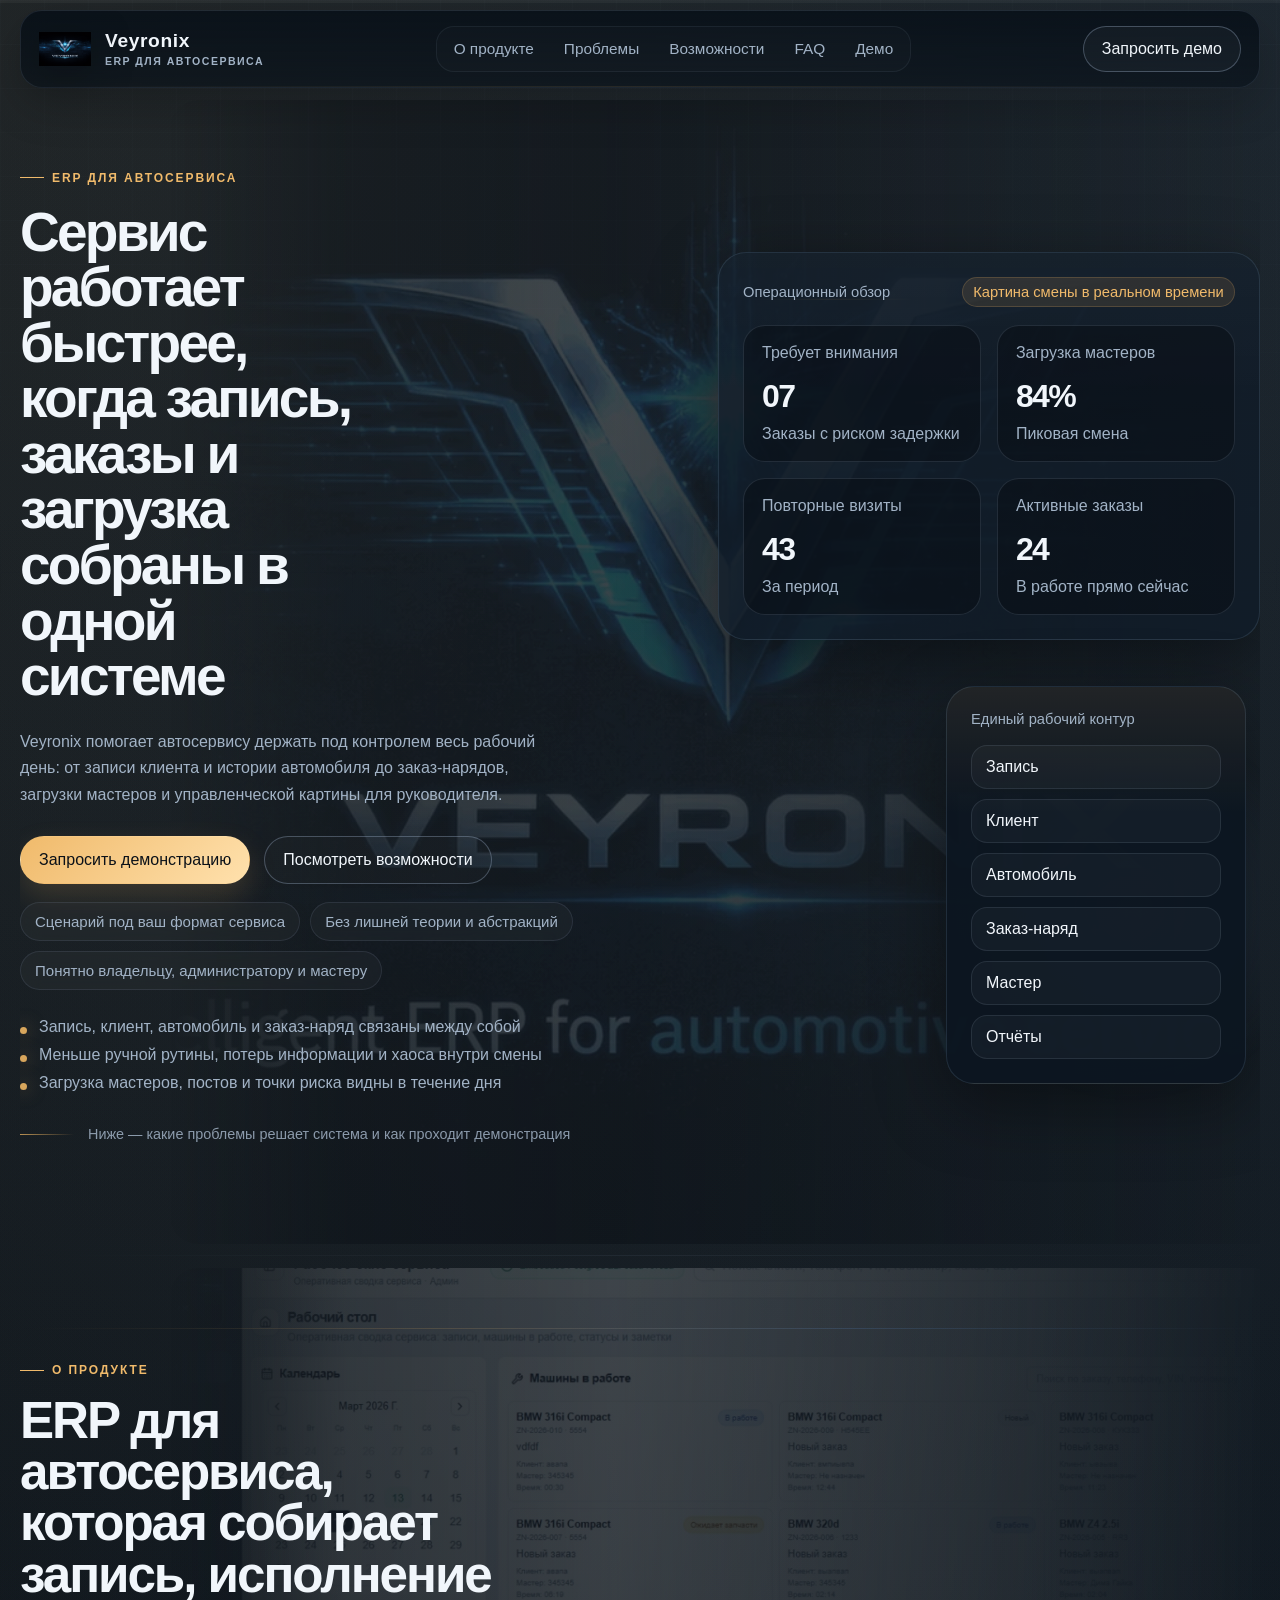
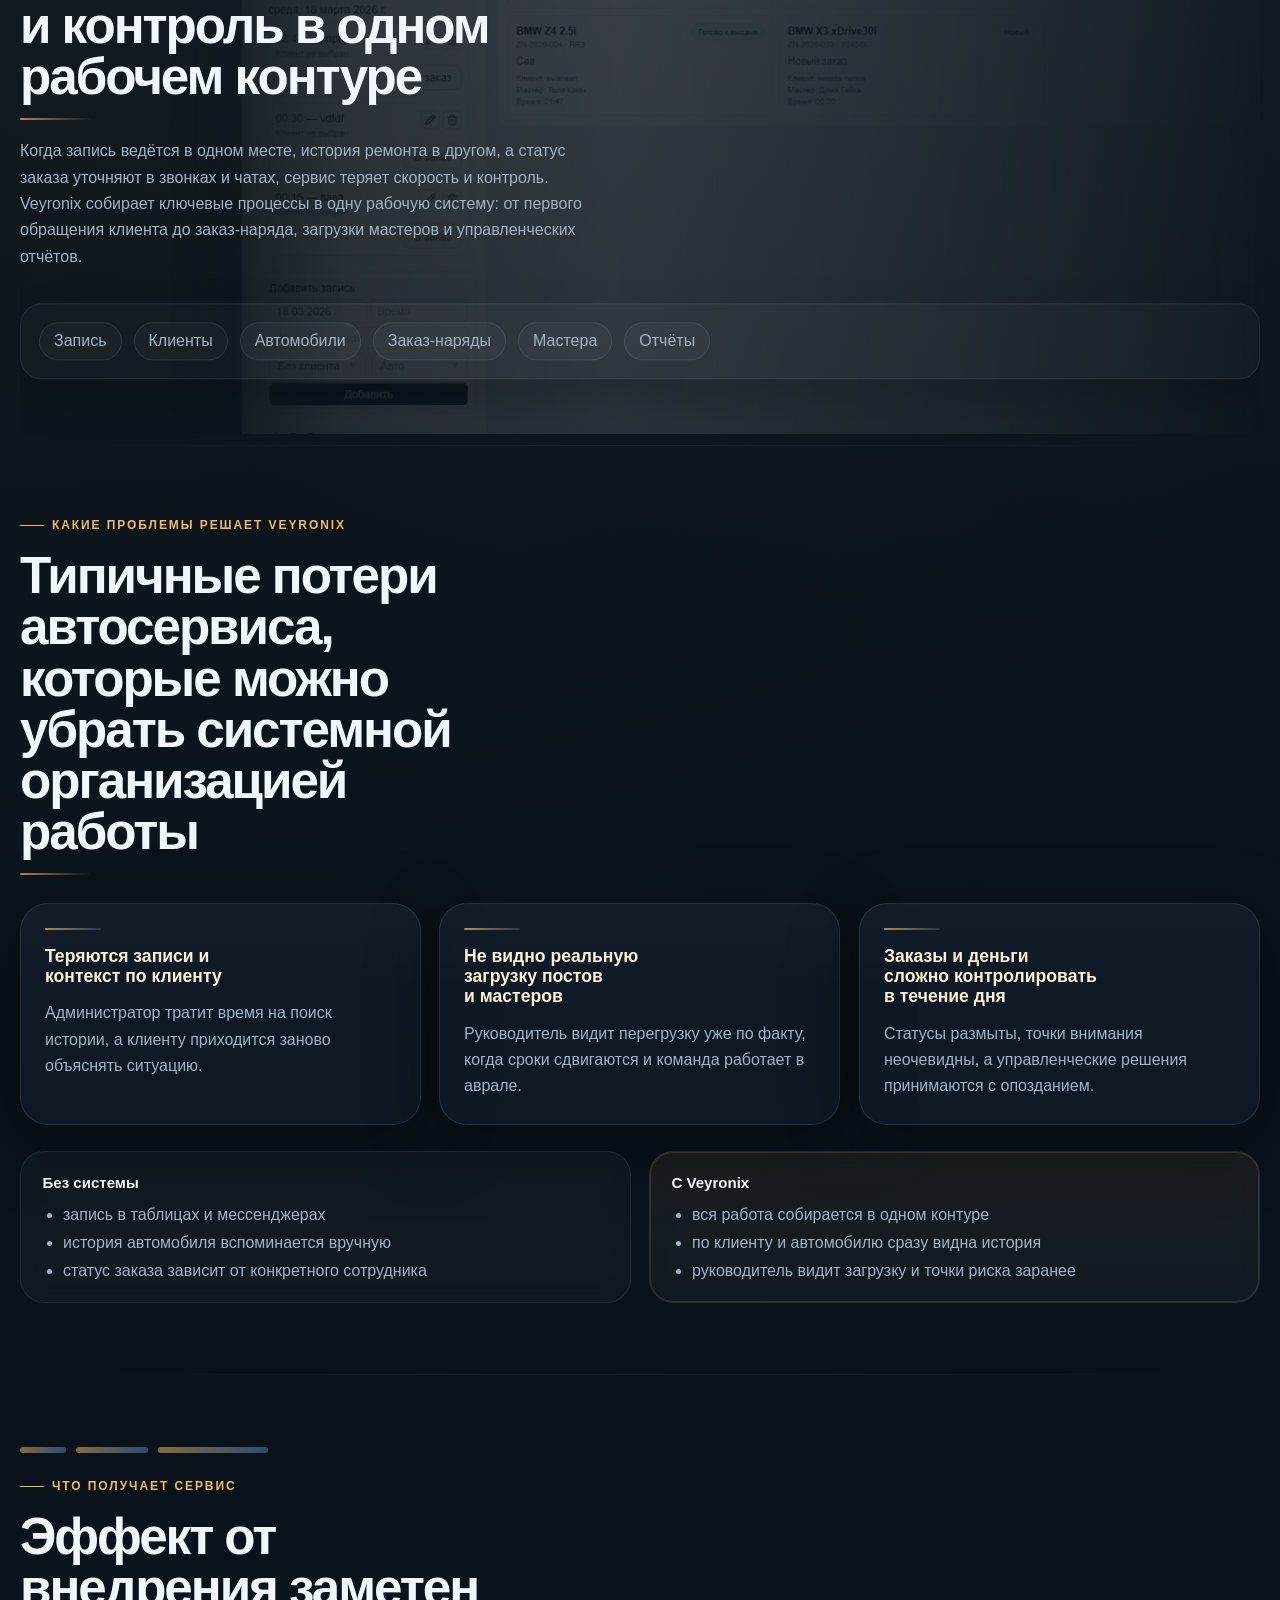
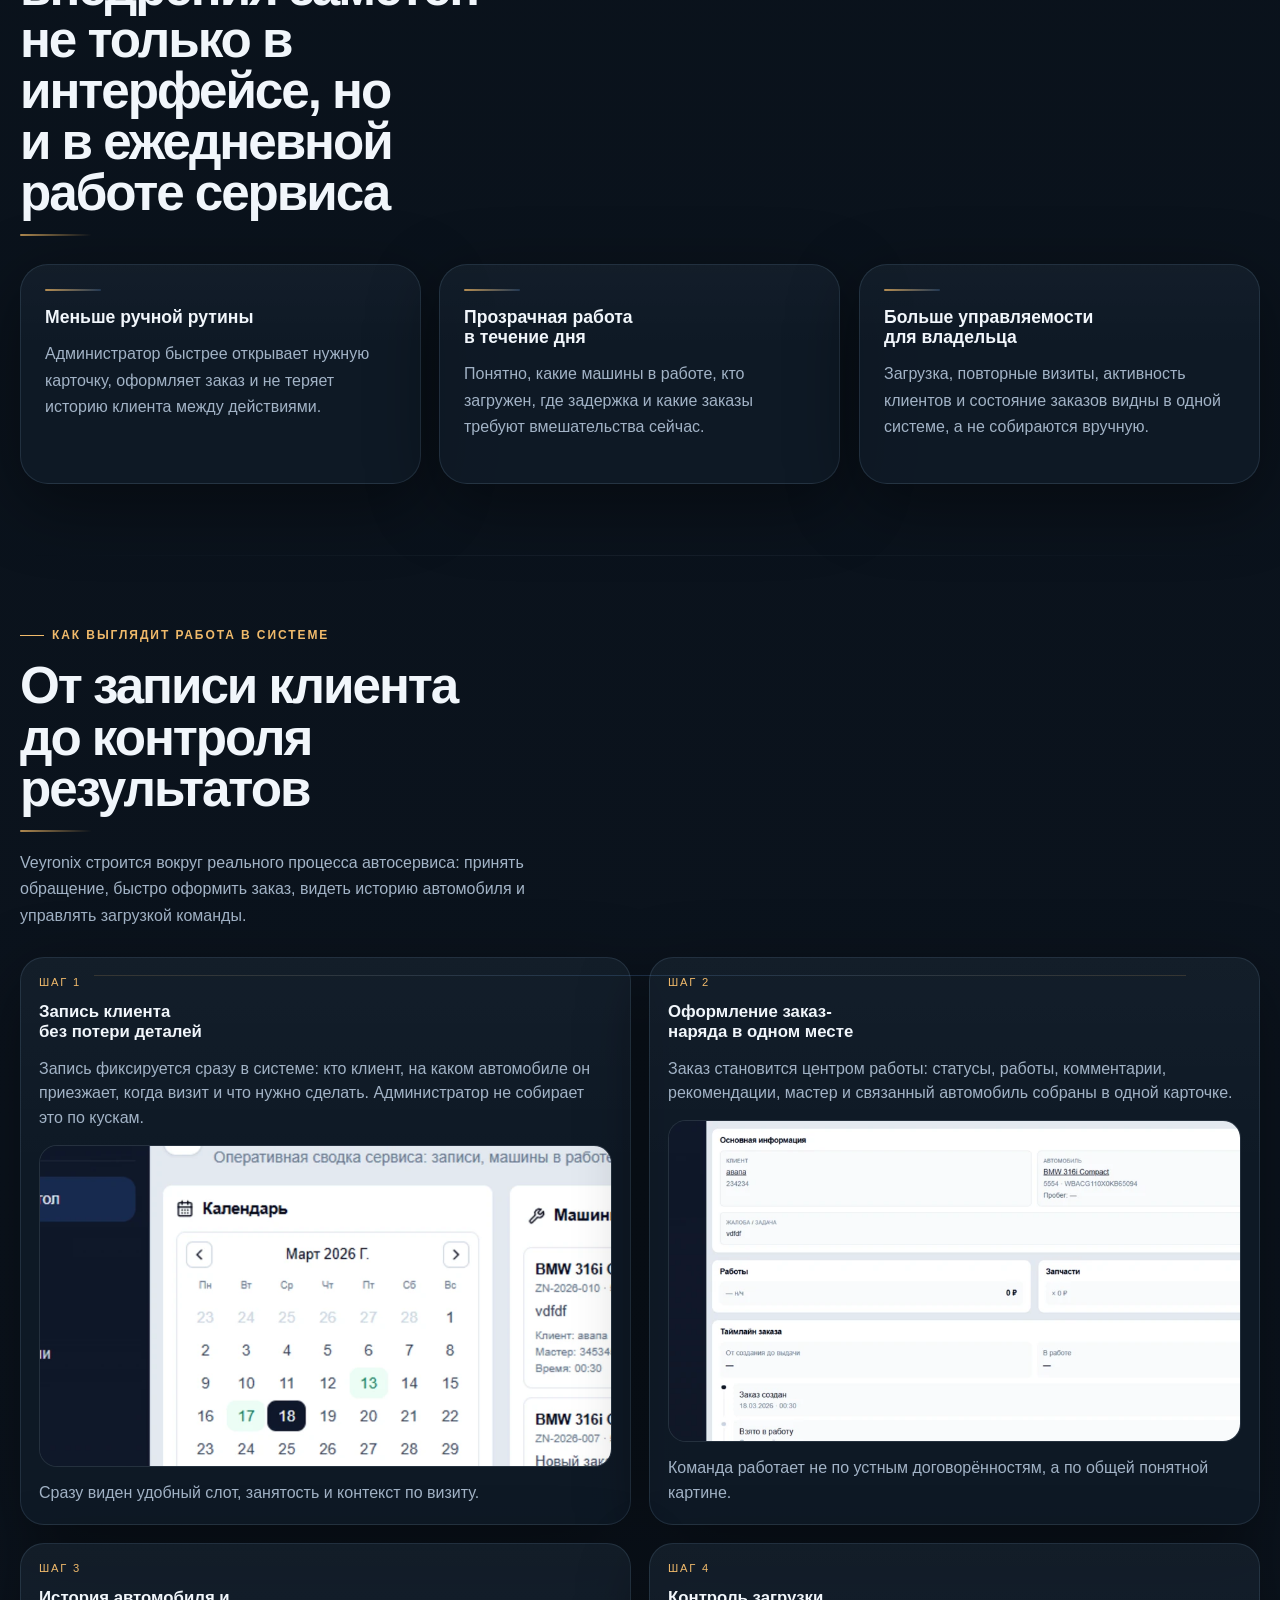
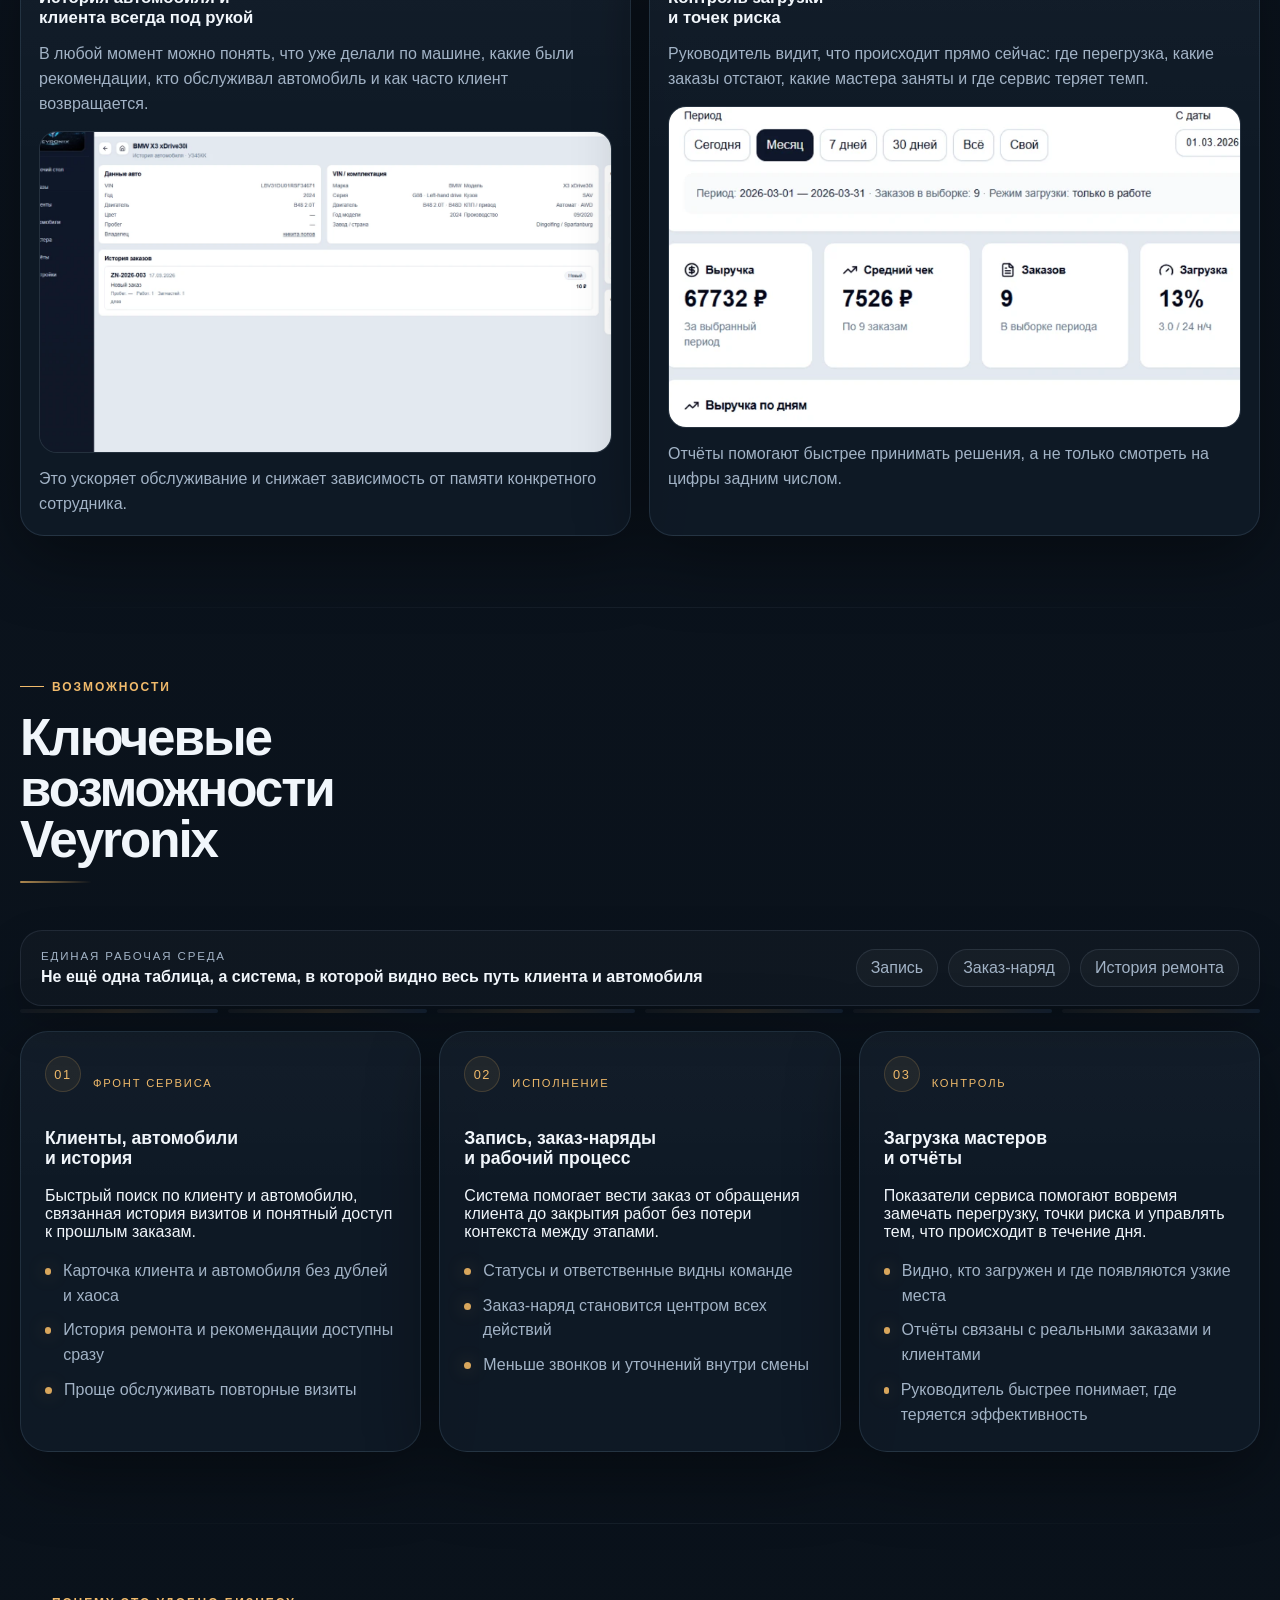
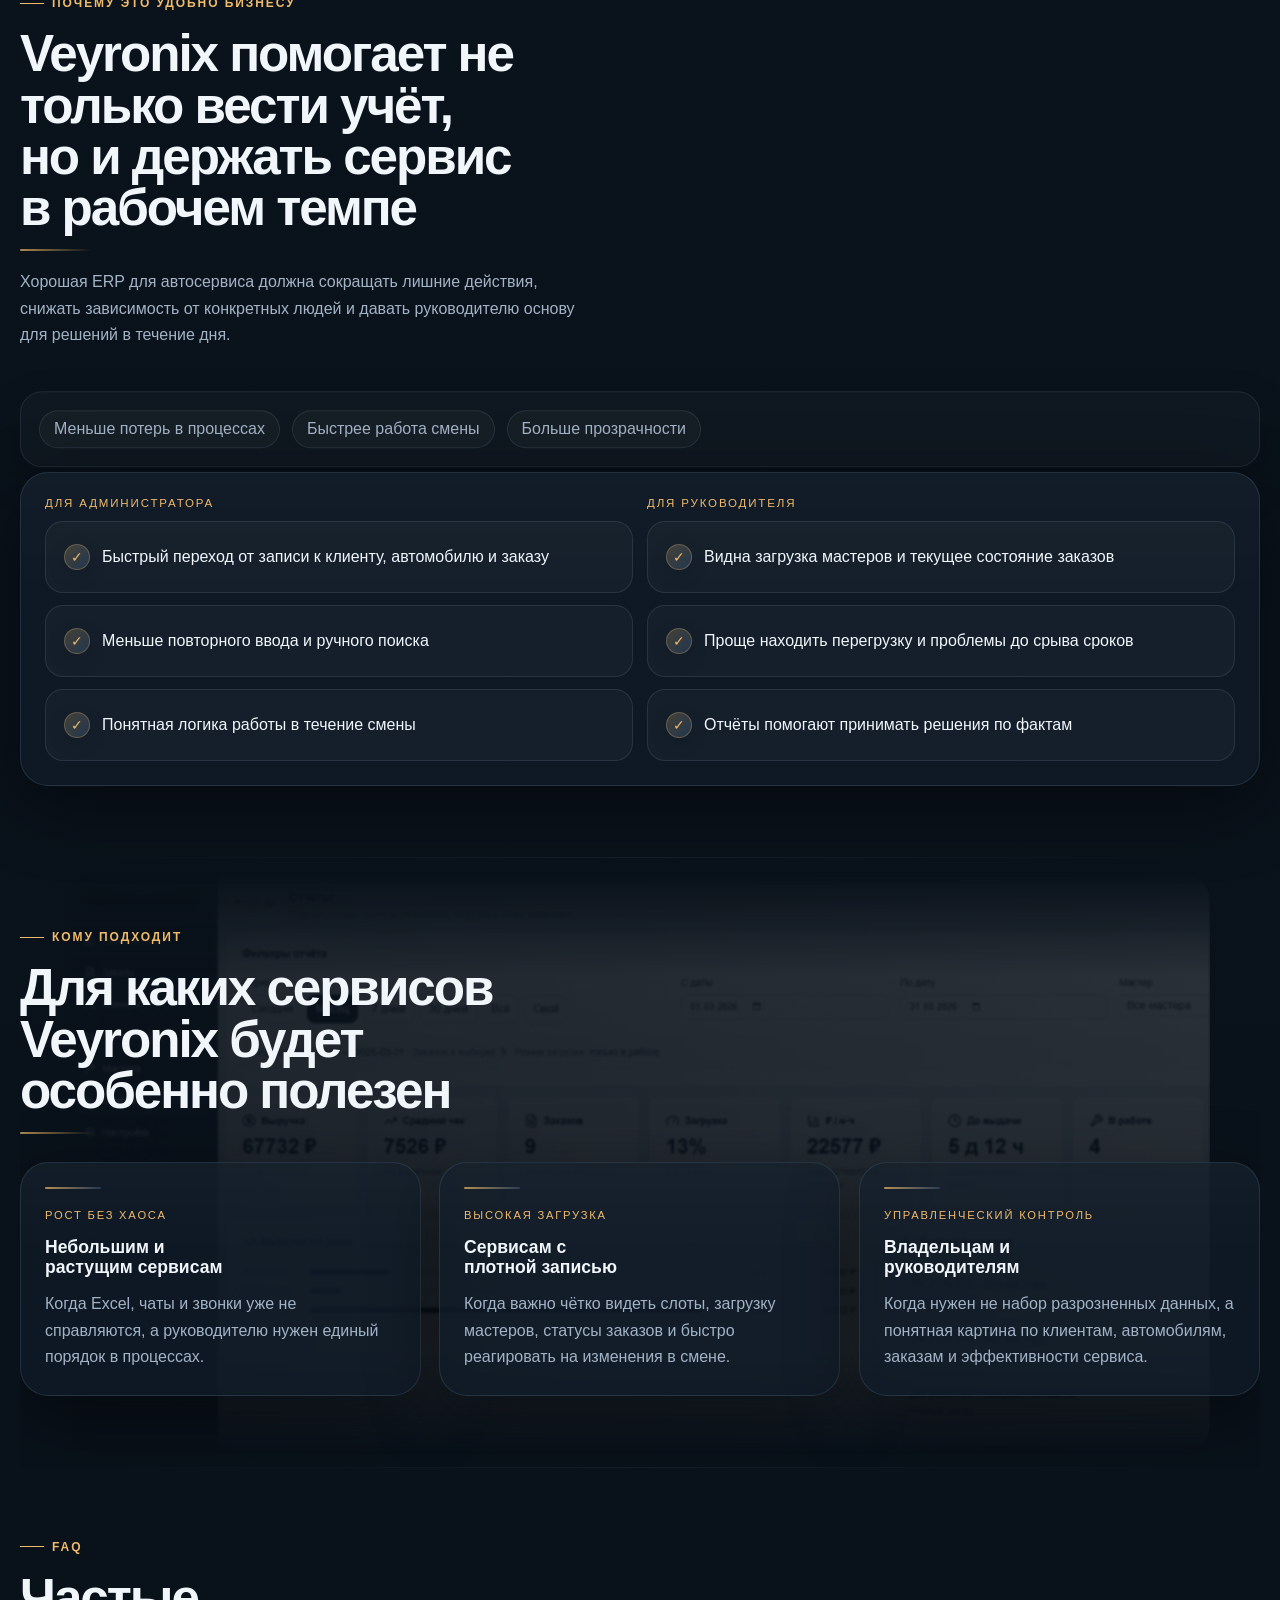
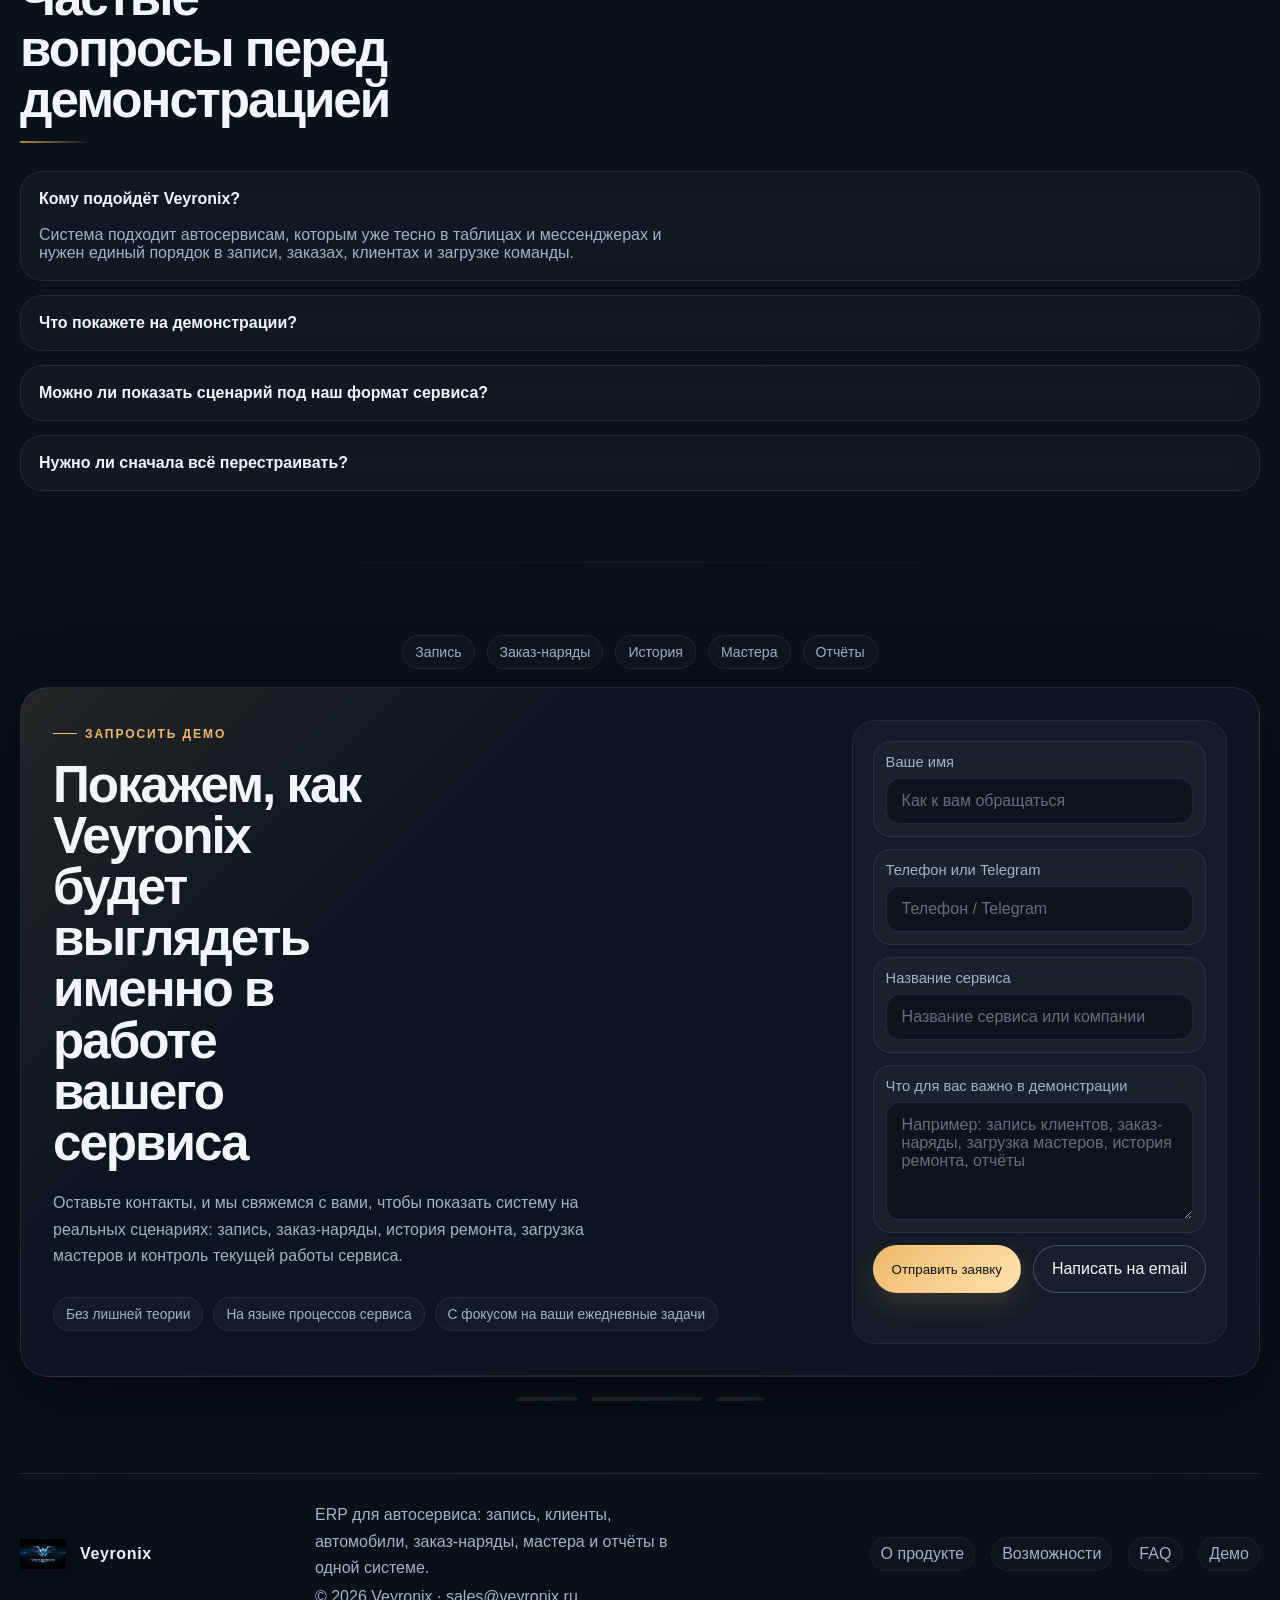
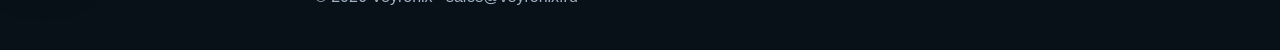
<file: index.html>
<!doctype html>
<html lang="ru">
  <head>
    <meta charset="UTF-8" />
    <meta name="viewport" content="width=device-width, initial-scale=1.0" />
    <title>Veyronix | ERP для автосервиса</title>
    <meta
      name="description"
      content="Veyronix — ERP для автосервиса: запись, клиенты, автомобили, заказ-наряды, загрузка мастеров и отчёты в одной системе."
    />
    <meta name="theme-color" content="#081018" />
    <meta property="og:type" content="website" />
    <meta property="og:title" content="Veyronix | ERP для автосервиса" />
    <meta
      property="og:description"
      content="Меньше хаоса в записи и заказах, больше контроля над загрузкой сервиса и управленческой картиной в одной системе."
    />
    <meta property="og:image" content="./assets/social/og-cover-1200x630.png" />
    <meta property="og:locale" content="ru_RU" />
    <meta name="twitter:card" content="summary_large_image" />
    <meta name="twitter:title" content="Veyronix | ERP для автосервиса" />
    <meta
      name="twitter:description"
      content="ERP для автосервиса: запись, заказ-наряды, история ремонта, загрузка мастеров и отчёты — в одной системе."
    />
    <meta name="twitter:image" content="./assets/social/og-cover-1200x630.png" />
    <link rel="icon" href="./assets/brand/icon.ico" />
    <link rel="apple-touch-icon" href="./assets/icons/apple-touch-icon.png" />
    <link rel="preload" as="image" href="./assets/brand/veyronix-banner-hero-animated.webp" type="image/webp" />
    <link rel="stylesheet" href="./styles.css" />
  </head>
  <body>
    <a class="skip-link" href="#hero">Перейти к содержимому</a>
    <div class="page-shell">
      <div class="scroll-progress" aria-hidden="true">
        <div class="scroll-progress-bar" id="scroll-progress-bar"></div>
      </div>

      <header class="topbar">
        <a class="brand" href="#hero" aria-label="Veyronix">
          <img src="./assets/brand/logo-mark-256.png" alt="Veyronix" class="brand-mark" width="58" height="58" decoding="async" />
          <span class="brand-copy">
            <span class="brand-word">Veyronix</span>
            <span class="brand-subtitle">ERP для автосервиса</span>
          </span>
        </a>
        <button
          class="mobile-nav-toggle"
          id="mobile-nav-toggle"
          type="button"
          aria-expanded="false"
          aria-controls="topnav"
          aria-label="Открыть меню"
        >
          <span></span>
          <span></span>
          <span></span>
        </button>
        <nav class="topnav" id="topnav" aria-label="Навигация">
          <a href="#value">О продукте</a>
          <a href="#problems">Проблемы</a>
          <a href="#features">Возможности</a>
          <a href="#faq">FAQ</a>
          <a href="#contact">Демо</a>
        </nav>
        <a class="button button-ghost" href="#contact">Запросить демо</a>
      </header>

      <main>
        <section class="hero section section-reveal" id="hero" data-section>
          <div class="parallax-orb parallax-orb-left" data-parallax data-parallax-speed="0.12"></div>
          <div class="parallax-orb parallax-orb-right" data-parallax data-parallax-speed="-0.08"></div>
          <div class="scroll-signal scroll-signal-hero" data-parallax data-parallax-speed="-0.04" aria-hidden="true"></div>
          <div class="hero-grid-glow" aria-hidden="true"></div>
          <div class="section-product-backdrop hero-product-backdrop" aria-hidden="true">
            <img
              src="./assets/brand/veyronix-banner-hero-animated.webp"
              alt=""
              class="section-product-image"
              width="2048"
              height="1152"
              fetchpriority="high"
            />
          </div>

          <div class="hero-copy">
            <div class="eyebrow" data-parallax data-parallax-speed="0.05">ERP для автосервиса</div>
            <h1 data-parallax data-parallax-speed="0.09">Сервис работает быстрее, когда запись, заказы и загрузка собраны в одной системе</h1>
            <p class="hero-lead">
              Veyronix помогает автосервису держать под контролем весь рабочий день:
              от записи клиента и истории автомобиля до заказ-нарядов, загрузки мастеров
              и управленческой картины для руководителя.
            </p>
            <div class="cta-row" data-parallax data-parallax-speed="0.04">
              <a class="button button-primary" href="#contact">Запросить демонстрацию</a>
              <a class="button button-secondary" href="#features">Посмотреть возможности</a>
            </div>
            <div class="micro-proof">
              <span>Сценарий под ваш формат сервиса</span>
              <span>Без лишней теории и абстракций</span>
              <span>Понятно владельцу, администратору и мастеру</span>
            </div>
            <ul class="hero-points">
              <li>Запись, клиент, автомобиль и заказ-наряд связаны между собой</li>
              <li>Меньше ручной рутины, потерь информации и хаоса внутри смены</li>
              <li>Загрузка мастеров, постов и точки риска видны в течение дня</li>
            </ul>
            <div class="hero-scroll-hint">
              <span class="hero-scroll-line"></span>
              <span>Ниже — какие проблемы решает система и как проходит демонстрация</span>
            </div>
          </div>

          <div class="hero-visual">
            <div class="hero-card hero-card-main" data-parallax data-parallax-speed="-0.1">
              <div class="hero-card-head">
                <span>Операционный обзор</span>
                <span class="status-pill">Картина смены в реальном времени</span>
              </div>
              <div class="metric-grid">
                <article class="metric-card">
                  <span class="metric-label">Требует внимания</span>
                  <strong>07</strong>
                  <span class="metric-note">Заказы с риском задержки</span>
                </article>
                <article class="metric-card">
                  <span class="metric-label">Загрузка мастеров</span>
                  <strong>84%</strong>
                  <span class="metric-note">Пиковая смена</span>
                </article>
                <article class="metric-card">
                  <span class="metric-label">Повторные визиты</span>
                  <strong>43</strong>
                  <span class="metric-note">За период</span>
                </article>
                <article class="metric-card">
                  <span class="metric-label">Активные заказы</span>
                  <strong>24</strong>
                  <span class="metric-note">В работе прямо сейчас</span>
                </article>
              </div>
            </div>
            <div class="hero-card hero-card-side" data-parallax data-parallax-speed="-0.16">
              <span class="mini-title">Единый рабочий контур</span>
              <div class="link-stack">
                <span>Запись</span>
                <span>Клиент</span>
                <span>Автомобиль</span>
                <span>Заказ-наряд</span>
                <span>Мастер</span>
                <span>Отчёты</span>
              </div>
            </div>
          </div>
        </section>

        <section class="section value section-reveal" id="value" data-section>
          <div class="section-product-backdrop" aria-hidden="true">
            <img src="./assets/features/workspace-hero.webp" alt="" class="section-product-image" width="1400" height="817" loading="lazy" />
          </div>
          <div class="section-divider" aria-hidden="true"></div>
          <div class="section-heading">
            <div class="eyebrow">О продукте</div>
            <h2>ERP для автосервиса, которая собирает запись, исполнение и контроль в одном рабочем контуре</h2>
            <p>
              Когда запись ведётся в одном месте, история ремонта в другом, а статус
              заказа уточняют в звонках и чатах, сервис теряет скорость и контроль.
              Veyronix собирает ключевые процессы в одну рабочую систему: от первого
              обращения клиента до заказ-наряда, загрузки мастеров и управленческих отчётов.
            </p>
          </div>
          <div class="value-strip" data-parallax data-parallax-speed="0.03">
            <span>Запись</span>
            <span>Клиенты</span>
            <span>Автомобили</span>
            <span>Заказ-наряды</span>
            <span>Мастера</span>
            <span>Отчёты</span>
          </div>
        </section>

        <section class="section section-reveal" id="problems" data-section>
          <div class="section-heading">
            <div class="eyebrow">Какие проблемы решает Veyronix</div>
            <h2>Типичные потери автосервиса, которые можно убрать системной организацией работы</h2>
          </div>
          <div class="card-grid card-grid-3">
            <article class="info-card problem-card">
              <h3>Теряются записи и контекст по клиенту</h3>
              <p>Администратор тратит время на поиск истории, а клиенту приходится заново объяснять ситуацию.</p>
            </article>
            <article class="info-card problem-card">
              <h3>Не видно реальную загрузку постов и мастеров</h3>
              <p>Руководитель видит перегрузку уже по факту, когда сроки сдвигаются и команда работает в аврале.</p>
            </article>
            <article class="info-card problem-card">
              <h3>Заказы и деньги сложно контролировать в течение дня</h3>
              <p>Статусы размыты, точки внимания неочевидны, а управленческие решения принимаются с опозданием.</p>
            </article>
          </div>
          <div class="before-after">
            <div class="compare-card">
              <span class="compare-label">Без системы</span>
              <ul>
                <li>запись в таблицах и мессенджерах</li>
                <li>история автомобиля вспоминается вручную</li>
                <li>статус заказа зависит от конкретного сотрудника</li>
              </ul>
            </div>
            <div class="compare-card compare-card-accent">
              <span class="compare-label">С Veyronix</span>
              <ul>
                <li>вся работа собирается в одном контуре</li>
                <li>по клиенту и автомобилю сразу видна история</li>
                <li>руководитель видит загрузку и точки риска заранее</li>
              </ul>
            </div>
          </div>
        </section>

        <section class="section benefits section-reveal" id="benefits" data-section>
          <div class="section-kicker" aria-hidden="true"><span></span><span></span><span></span></div>
          <div class="section-heading">
            <div class="eyebrow">Что получает сервис</div>
            <h2>Эффект от внедрения заметен не только в интерфейсе, но и в ежедневной работе сервиса</h2>
          </div>
          <div class="card-grid card-grid-3">
            <article class="info-card" data-parallax data-parallax-speed="0.06">
              <h3>Меньше ручной рутины</h3>
              <p>Администратор быстрее открывает нужную карточку, оформляет заказ и не теряет историю клиента между действиями.</p>
            </article>
            <article class="info-card" data-parallax data-parallax-speed="0.09">
              <h3>Прозрачная работа в течение дня</h3>
              <p>Понятно, какие машины в работе, кто загружен, где задержка и какие заказы требуют вмешательства сейчас.</p>
            </article>
            <article class="info-card" data-parallax data-parallax-speed="0.12">
              <h3>Больше управляемости для владельца</h3>
              <p>Загрузка, повторные визиты, активность клиентов и состояние заказов видны в одной системе, а не собираются вручную.</p>
            </article>
          </div>
        </section>

        <section class="section workflow section-reveal" id="workflow" data-section>
          <div class="section-heading">
            <div class="eyebrow">Как выглядит работа в системе</div>
            <h2>От записи клиента до контроля результатов</h2>
            <p>
              Veyronix строится вокруг реального процесса автосервиса: принять обращение,
              быстро оформить заказ, видеть историю автомобиля и управлять загрузкой команды.
            </p>
          </div>
          <div class="workflow-ribbon">
            <article class="workflow-ribbon-card" data-parallax data-parallax-speed="0.04">
              <span class="workflow-ribbon-label">Шаг 1</span>
              <h3>Запись клиента без потери деталей</h3>
              <p class="workflow-ribbon-copy">
                Запись фиксируется сразу в системе: кто клиент, на каком автомобиле он приезжает,
                когда визит и что нужно сделать. Администратор не собирает это по кускам.
              </p>
              <div class="workflow-ribbon-media">
                <img src="./assets/features/workflow-booking.webp" alt="Запись клиента в системе Veyronix" class="workflow-ribbon-image" width="900" height="440" loading="lazy" />
              </div>
              <p>Сразу виден удобный слот, занятость и контекст по визиту.</p>
            </article>
            <article class="workflow-ribbon-card" data-parallax data-parallax-speed="0.06">
              <span class="workflow-ribbon-label">Шаг 2</span>
              <h3>Оформление заказ-наряда в одном месте</h3>
              <p class="workflow-ribbon-copy">
                Заказ становится центром работы: статусы, работы, комментарии, рекомендации,
                мастер и связанный автомобиль собраны в одной карточке.
              </p>
              <div class="workflow-ribbon-media">
                <img src="./assets/features/workflow-order-card.webp" alt="Карточка заказа в Veyronix" class="workflow-ribbon-image" width="900" height="440" loading="lazy" />
              </div>
              <p>Команда работает не по устным договорённостям, а по общей понятной картине.</p>
            </article>
            <article class="workflow-ribbon-card" data-parallax data-parallax-speed="0.08">
              <span class="workflow-ribbon-label">Шаг 3</span>
              <h3>История автомобиля и клиента всегда под рукой</h3>
              <p class="workflow-ribbon-copy">
                В любой момент можно понять, что уже делали по машине, какие были рекомендации,
                кто обслуживал автомобиль и как часто клиент возвращается.
              </p>
              <div class="workflow-ribbon-media">
                <img src="./assets/features/vehicle-history.webp" alt="История автомобиля и клиента в Veyronix" class="workflow-ribbon-image" width="900" height="440" loading="lazy" />
              </div>
              <p>Это ускоряет обслуживание и снижает зависимость от памяти конкретного сотрудника.</p>
            </article>
            <article class="workflow-ribbon-card" data-parallax data-parallax-speed="0.1">
              <span class="workflow-ribbon-label">Шаг 4</span>
              <h3>Контроль загрузки и точек риска</h3>
              <p class="workflow-ribbon-copy">
                Руководитель видит, что происходит прямо сейчас: где перегрузка, какие заказы отстают,
                какие мастера заняты и где сервис теряет темп.
              </p>
              <div class="workflow-ribbon-media">
                <img src="./assets/features/workflow-control.webp" alt="Контроль загрузки и результатов в Veyronix" class="workflow-ribbon-image" width="900" height="440" loading="lazy" />
              </div>
              <p>Отчёты помогают быстрее принимать решения, а не только смотреть на цифры задним числом.</p>
            </article>
          </div>
        </section>

        <section class="section features section-reveal" id="features" data-section>
          <div class="section-heading">
            <div class="eyebrow">Возможности</div>
            <h2>Ключевые возможности Veyronix</h2>
          </div>
          <div class="feature-highlight" data-parallax data-parallax-speed="0.03">
            <div class="feature-highlight-copy">
              <span class="feature-highlight-label">Единая рабочая среда</span>
              <strong>Не ещё одна таблица, а система, в которой видно весь путь клиента и автомобиля</strong>
            </div>
            <div class="feature-highlight-tags">
              <span>Запись</span>
              <span>Заказ-наряд</span>
              <span>История ремонта</span>
            </div>
          </div>
          <div class="feature-bridge" aria-hidden="true"><span></span><span></span><span></span><span></span><span></span><span></span></div>
          <div class="feature-cluster">
            <article class="feature-group" data-parallax data-parallax-speed="0.03">
              <div class="feature-group-top">
                <span class="feature-card-accent">01</span>
                <span class="feature-group-kicker">Фронт сервиса</span>
              </div>
              <h3>Клиенты, автомобили и история</h3>
              <p>Быстрый поиск по клиенту и автомобилю, связанная история визитов и понятный доступ к прошлым заказам.</p>
              <ul class="feature-group-list">
                <li>Карточка клиента и автомобиля без дублей и хаоса</li>
                <li>История ремонта и рекомендации доступны сразу</li>
                <li>Проще обслуживать повторные визиты</li>
              </ul>
            </article>
            <article class="feature-group" data-parallax data-parallax-speed="0.06">
              <div class="feature-group-top">
                <span class="feature-card-accent">02</span>
                <span class="feature-group-kicker">Исполнение</span>
              </div>
              <h3>Запись, заказ-наряды и рабочий процесс</h3>
              <p>Система помогает вести заказ от обращения клиента до закрытия работ без потери контекста между этапами.</p>
              <ul class="feature-group-list">
                <li>Статусы и ответственные видны команде</li>
                <li>Заказ-наряд становится центром всех действий</li>
                <li>Меньше звонков и уточнений внутри смены</li>
              </ul>
            </article>
            <article class="feature-group" data-parallax data-parallax-speed="0.09">
              <div class="feature-group-top">
                <span class="feature-card-accent">03</span>
                <span class="feature-group-kicker">Контроль</span>
              </div>
              <h3>Загрузка мастеров и отчёты</h3>
              <p>Показатели сервиса помогают вовремя замечать перегрузку, точки риска и управлять тем, что происходит в течение дня.</p>
              <ul class="feature-group-list">
                <li>Видно, кто загружен и где появляются узкие места</li>
                <li>Отчёты связаны с реальными заказами и клиентами</li>
                <li>Руководитель быстрее понимает, где теряется эффективность</li>
              </ul>
            </article>
          </div>
        </section>

        <section class="section convenience section-reveal" id="results" data-section>
          <div class="section-heading">
            <div class="eyebrow">Почему это удобно бизнесу</div>
            <h2>Veyronix помогает не только вести учёт, но и держать сервис в рабочем темпе</h2>
            <p>
              Хорошая ERP для автосервиса должна сокращать лишние действия, снижать зависимость
              от конкретных людей и давать руководителю основу для решений в течение дня.
            </p>
          </div>
          <div class="convenience-badge-row" data-parallax data-parallax-speed="0.02">
            <span>Меньше потерь в процессах</span>
            <span>Быстрее работа смены</span>
            <span>Больше прозрачности</span>
          </div>
          <div class="bullet-panel">
            <div class="bullet-group">
              <div class="bullet-group-title">Для администратора</div>
              <div class="bullet-item">Быстрый переход от записи к клиенту, автомобилю и заказу</div>
              <div class="bullet-item">Меньше повторного ввода и ручного поиска</div>
              <div class="bullet-item">Понятная логика работы в течение смены</div>
            </div>
            <div class="bullet-group">
              <div class="bullet-group-title">Для руководителя</div>
              <div class="bullet-item">Видна загрузка мастеров и текущее состояние заказов</div>
              <div class="bullet-item">Проще находить перегрузку и проблемы до срыва сроков</div>
              <div class="bullet-item">Отчёты помогают принимать решения по фактам</div>
            </div>
          </div>
        </section>

        <section class="section audience section-reveal" id="audience" data-section>
          <div class="section-product-backdrop section-product-backdrop-center" aria-hidden="true">
            <img src="./assets/features/reports-overview.webp" alt="" class="section-product-image" width="1400" height="717" loading="lazy" />
          </div>
          <div class="section-heading">
            <div class="eyebrow">Кому подходит</div>
            <h2>Для каких сервисов Veyronix будет особенно полезен</h2>
          </div>
          <div class="card-grid card-grid-3">
            <article class="info-card audience-card">
              <span class="audience-card-kicker">Рост без хаоса</span>
              <h3>Небольшим и растущим сервисам</h3>
              <p>Когда Excel, чаты и звонки уже не справляются, а руководителю нужен единый порядок в процессах.</p>
            </article>
            <article class="info-card audience-card">
              <span class="audience-card-kicker">Высокая загрузка</span>
              <h3>Сервисам с плотной записью</h3>
              <p>Когда важно чётко видеть слоты, загрузку мастеров, статусы заказов и быстро реагировать на изменения в смене.</p>
            </article>
            <article class="info-card audience-card">
              <span class="audience-card-kicker">Управленческий контроль</span>
              <h3>Владельцам и руководителям</h3>
              <p>Когда нужен не набор разрозненных данных, а понятная картина по клиентам, автомобилям, заказам и эффективности сервиса.</p>
            </article>
          </div>
        </section>

        <section class="section section-reveal" id="faq" data-section>
          <div class="section-heading">
            <div class="eyebrow">FAQ</div>
            <h2>Частые вопросы перед демонстрацией</h2>
          </div>
          <div class="faq-list">
            <details class="faq-item" open>
              <summary>Кому подойдёт Veyronix?</summary>
              <p>Система подходит автосервисам, которым уже тесно в таблицах и мессенджерах и нужен единый порядок в записи, заказах, клиентах и загрузке команды.</p>
            </details>
            <details class="faq-item">
              <summary>Что покажете на демонстрации?</summary>
              <p>Покажем базовый путь работы: запись клиента, заказ-наряд, история автомобиля, контроль загрузки мастеров и управленческий обзор для руководителя.</p>
            </details>
            <details class="faq-item">
              <summary>Можно ли показать сценарий под наш формат сервиса?</summary>
              <p>Да. На демо логика показа может строиться вокруг ваших процессов: приёмка, повторные визиты, распределение мастеров, контроль очереди и отчётность.</p>
            </details>
            <details class="faq-item">
              <summary>Нужно ли сначала всё перестраивать?</summary>
              <p>Нет. Обычно важнее сначала понять текущие узкие места сервиса, а уже потом обсуждать, как именно выстраивать внедрение и перенос процессов.</p>
            </details>
          </div>
        </section>

        <section class="section contact section-reveal" id="contact" data-section>
          <div class="contact-prelude" data-parallax data-parallax-speed="0.02">
            <span>Запись</span>
            <span>Заказ-наряды</span>
            <span>История</span>
            <span>Мастера</span>
            <span>Отчёты</span>
          </div>
          <div class="contact-panel" data-parallax data-parallax-speed="0.05">
            <div>
              <div class="eyebrow">Запросить демо</div>
              <h2 class="heading-keep-compact">Покажем, как Veyronix будет выглядеть именно в работе вашего сервиса</h2>
              <p>
                Оставьте контакты, и мы свяжемся с вами, чтобы показать систему
                на реальных сценариях: запись, заказ-наряды, история ремонта,
                загрузка мастеров и контроль текущей работы сервиса.
              </p>
              <div class="contact-proof">
                <span>Без лишней теории</span>
                <span>На языке процессов сервиса</span>
                <span>С фокусом на ваши ежедневные задачи</span>
              </div>
            </div>
            <div class="contact-side">
              <form class="lead-form" id="lead-form" data-recipient="sales@veyronix.ru">
                <label>
                  <span>Ваше имя</span>
                  <input type="text" name="name" placeholder="Как к вам обращаться" required />
                </label>
                <label>
                  <span>Телефон или Telegram</span>
                  <input type="text" name="contact" placeholder="Телефон / Telegram" required />
                </label>
                <label>
                  <span>Название сервиса</span>
                  <input type="text" name="company" placeholder="Название сервиса или компании" />
                </label>
                <label>
                  <span>Что для вас важно в демонстрации</span>
                  <textarea name="message" rows="5" placeholder="Например: запись клиентов, заказ-наряды, загрузка мастеров, история ремонта, отчёты"></textarea>
                </label>
                <div class="contact-actions">
                  <button class="button button-primary" type="submit">Отправить заявку</button>
                  <a class="button button-secondary" href="mailto:sales@veyronix.ru">Написать на email</a>
                </div>
                <p class="form-status" id="form-status" aria-live="polite"></p>
              </form>
            </div>
          </div>
          <div class="contact-tail" aria-hidden="true"><span></span><span></span><span></span></div>
        </section>
      </main>

      <footer class="footer">
        <div class="footer-brand">
          <img src="./assets/brand/logo-mark-256.png" alt="Veyronix" class="brand-mark" width="58" height="58" decoding="async" />
          <span>Veyronix</span>
        </div>
        <div class="footer-copy">
          <p>ERP для автосервиса: запись, клиенты, автомобили, заказ-наряды, мастера и отчёты в одной системе.</p>
          <span class="footer-year">© <span id="year"></span> Veyronix · sales@veyronix.ru</span>
        </div>
        <nav class="footer-nav" aria-label="Быстрые ссылки">
          <a href="#value">О продукте</a>
          <a href="#features">Возможности</a>
          <a href="#faq">FAQ</a>
          <a href="#contact">Демо</a>
        </nav>
      </footer>

      <a class="back-to-top" href="#hero" id="back-to-top" aria-label="Наверх">↑</a>
      <a class="mobile-cta" href="#contact">Запросить демо</a>
    </div>

    <script src="./script.js"></script>
  </body>
</html>
</file>
<file: styles.css>
:root {
  --bg: #081018;
  --bg-soft: #0f1b27;
  --panel: rgba(16, 28, 40, 0.78);
  --panel-strong: rgba(12, 22, 32, 0.94);
  --line: rgba(125, 153, 184, 0.18);
  --line-strong: rgba(160, 183, 209, 0.34);
  --text: #f1f6fb;
  --text-muted: #a2b3c6;
  --accent: #d8a65c;
  --accent-strong: #f0ba6b;
  --shadow: 0 20px 70px rgba(0, 0, 0, 0.42);
  --radius: 28px;
  --ease-smooth: cubic-bezier(0.22, 1, 0.36, 1);
  --ease-soft: cubic-bezier(0.2, 0.8, 0.2, 1);
}

* {
  box-sizing: border-box;
}

html {
  scroll-behavior: smooth;
}

body {
  margin: 0;
  font-family: "Segoe UI", "Inter", "Trebuchet MS", sans-serif;
  color: var(--text);
  background:
    radial-gradient(circle at top left, rgba(216, 166, 92, 0.1), transparent 28%),
    radial-gradient(circle at top right, rgba(90, 127, 171, 0.14), transparent 24%),
    linear-gradient(180deg, #071018 0%, #0b131d 45%, #081018 100%);
}

body::before {
  content: "";
  position: fixed;
  inset: 0;
  pointer-events: none;
  background:
    linear-gradient(rgba(145, 169, 193, 0.05) 1px, transparent 1px),
    linear-gradient(90deg, rgba(145, 169, 193, 0.05) 1px, transparent 1px);
  background-size: 44px 44px;
  mask-image: linear-gradient(180deg, rgba(255, 255, 255, 0.44), transparent 72%);
}

.page-shell {
  width: min(1240px, calc(100% - 32px));
  margin: 0 auto;
  position: relative;
}

.skip-link {
  position: fixed;
  top: 12px;
  left: 12px;
  z-index: 60;
  padding: 10px 14px;
  border-radius: 12px;
  background: #f1f6fb;
  color: #081018;
  text-decoration: none;
  transform: translateY(-140%);
  transition: transform 0.2s ease;
}

.skip-link:focus-visible {
  transform: translateY(0);
}

.scroll-progress {
  position: fixed;
  top: 0;
  left: 0;
  width: 100%;
  height: 3px;
  z-index: 40;
  background: rgba(255, 255, 255, 0.04);
}

.scroll-progress-bar {
  height: 100%;
  width: 100%;
  background: linear-gradient(90deg, rgba(216, 166, 92, 0.92), rgba(92, 147, 216, 0.92));
  box-shadow: 0 0 18px rgba(216, 166, 92, 0.32);
  transform: scaleX(0);
  transform-origin: left center;
  transition: transform 0.22s var(--ease-soft);
}

.topbar {
  position: sticky;
  top: 10px;
  z-index: 20;
  display: flex;
  align-items: center;
  justify-content: space-between;
  gap: 24px;
  margin-top: 10px;
  padding: 12px 18px;
  background: linear-gradient(180deg, rgba(8, 16, 24, 0.88), rgba(8, 16, 24, 0.62));
  backdrop-filter: blur(14px) saturate(120%);
  border: 1px solid rgba(160, 183, 209, 0.12);
  border-radius: 22px;
  box-shadow: 0 18px 44px rgba(0, 0, 0, 0.18);
  transition:
    padding 0.32s var(--ease-soft),
    background-color 0.32s var(--ease-soft),
    box-shadow 0.32s var(--ease-soft),
    border-color 0.32s var(--ease-soft);
}

.topbar::after {
  content: "";
  position: absolute;
  inset: auto 18px 0 18px;
  height: 1px;
  background: linear-gradient(90deg, transparent, rgba(216, 166, 92, 0.12), transparent);
  pointer-events: none;
}

.topbar.is-scrolled {
  padding-top: 9px;
  padding-bottom: 9px;
  background: linear-gradient(180deg, rgba(8, 16, 24, 0.9), rgba(8, 16, 24, 0.68));
  box-shadow: 0 14px 30px rgba(0, 0, 0, 0.22);
}

.brand,
.footer-brand {
  display: inline-flex;
  align-items: center;
  gap: 14px;
  color: var(--text);
  text-decoration: none;
  font-weight: 700;
  letter-spacing: 0.04em;
}

.brand-mark {
  width: 52px;
  height: 52px;
  object-fit: contain;
  filter: drop-shadow(0 8px 20px rgba(0, 0, 0, 0.28));
}

.brand-copy {
  display: grid;
  gap: 4px;
}

.brand-word {
  font-size: 1.2rem;
  line-height: 1;
}

.brand-subtitle {
  color: var(--text-muted);
  font-size: 0.66rem;
  letter-spacing: 0.14em;
  text-transform: uppercase;
}

.topnav {
  display: inline-flex;
  align-items: center;
  gap: 4px;
  padding: 4px;
  border-radius: 18px;
  border: 1px solid rgba(160, 183, 209, 0.08);
  background: rgba(255, 255, 255, 0.015);
}

.topnav a,
.footer a {
  color: var(--text-muted);
  text-decoration: none;
}

.topnav a {
  padding: 9px 13px;
  border-radius: 14px;
  font-size: 0.96rem;
  transition:
    color 0.2s ease,
    background-color 0.2s ease;
}

.topnav a:hover,
.topnav a:focus-visible {
  background: rgba(255, 255, 255, 0.04);
}

.topnav a.is-active {
  color: var(--text);
  background: rgba(255, 255, 255, 0.06);
  box-shadow: inset 0 0 0 1px rgba(255, 255, 255, 0.04);
}

.topnav a:hover,
.topnav a:focus-visible,
.button:hover,
.button:focus-visible {
  color: var(--text);
}

.mobile-nav-toggle {
  display: none;
  align-items: center;
  justify-content: center;
  flex-direction: column;
  gap: 4px;
  width: 46px;
  height: 46px;
  padding: 0;
  border-radius: 16px;
  border: 1px solid rgba(170, 194, 218, 0.12);
  background: rgba(255, 255, 255, 0.04);
  color: var(--text);
  box-shadow: 0 12px 28px rgba(0, 0, 0, 0.18);
}

.mobile-nav-toggle span {
  display: block;
  width: 18px;
  height: 2px;
  border-radius: 999px;
  background: currentColor;
  transition:
    transform 0.28s var(--ease-soft),
    opacity 0.22s var(--ease-soft);
}

.topbar.is-nav-open .mobile-nav-toggle span:nth-child(1) {
  transform: translateY(6px) rotate(45deg);
}

.topbar.is-nav-open .mobile-nav-toggle span:nth-child(2) {
  opacity: 0;
}

.topbar.is-nav-open .mobile-nav-toggle span:nth-child(3) {
  transform: translateY(-6px) rotate(-45deg);
}

a:focus-visible,
button:focus-visible {
  outline: 2px solid rgba(216, 166, 92, 0.8);
  outline-offset: 3px;
}

.section {
  position: relative;
  padding: 72px 0;
  scroll-margin-top: 110px;
}

.section-divider {
  width: 100%;
  height: 1px;
  margin-bottom: 34px;
  background: linear-gradient(90deg, transparent, rgba(216, 166, 92, 0.18), rgba(92, 147, 216, 0.18), transparent);
}

.section::after {
  content: "";
  position: absolute;
  inset: auto 0 0 0;
  height: 1px;
  background: linear-gradient(90deg, transparent, rgba(160, 183, 209, 0.08), transparent);
  pointer-events: none;
}

.section-kicker {
  display: flex;
  gap: 10px;
  margin-bottom: 26px;
}

.section-kicker span {
  height: 6px;
  border-radius: 999px;
  background: linear-gradient(90deg, rgba(216, 166, 92, 0.6), rgba(92, 147, 216, 0.45));
}

.section-kicker span:nth-child(1) {
  width: 46px;
}

.section-kicker span:nth-child(2) {
  width: 72px;
}

.section-kicker span:nth-child(3) {
  width: 110px;
}

.section-reveal {
  opacity: 0;
  transform: translate3d(0, 42px, 0);
  transition:
    opacity 0.9s var(--ease-smooth),
    transform 0.9s var(--ease-smooth);
}

.section-reveal.is-visible {
  opacity: 1;
  transform: translate3d(0, 0, 0);
}

.hero {
  position: relative;
  overflow: clip;
  min-height: calc(80vh - 72px);
  display: grid;
  grid-template-columns: minmax(0, 1.1fr) minmax(320px, 0.9fr);
  align-items: center;
  gap: 36px;
  padding-top: 4px;
}

.hero-grid-glow {
  display: none;
}

.hero-product-backdrop {
  inset: 12px 2% 12px 2%;
  opacity: 0.34;
  filter: blur(0.4px) saturate(0.92);
  mask-image: linear-gradient(180deg, rgba(255, 255, 255, 0.92) 0%, rgba(255, 255, 255, 0.9) 68%, transparent 100%);
}

.hero-product-backdrop::before {
  background:
    linear-gradient(90deg, rgba(8, 16, 24, 0.84), rgba(8, 16, 24, 0.42) 42%, rgba(8, 16, 24, 0.62) 100%),
    linear-gradient(180deg, rgba(8, 16, 24, 0.12), rgba(8, 16, 24, 0.38));
}

.section-product-backdrop {
  position: absolute;
  inset: 0;
  pointer-events: none;
  overflow: hidden;
}

.section-product-backdrop::before {
  content: "";
  position: absolute;
  inset: 0;
  z-index: 1;
}

.section-product-backdrop::before {
  background:
    linear-gradient(90deg, rgba(8, 16, 24, 0.52), rgba(8, 16, 24, 0.28)),
    linear-gradient(180deg, rgba(8, 16, 24, 0.12), rgba(8, 16, 24, 0.34));
}

.section-product-image {
  display: block;
  width: 100%;
  height: 100%;
  object-fit: cover;
  object-position: center top;
}

.section.value {
  overflow: clip;
}

.section.audience {
  overflow: clip;
}

.section-product-backdrop {
  inset: 12px -2% 12px 12%;
  border-radius: 30px;
  opacity: 0.38;
  filter: blur(0.6px) saturate(0.88);
  mask-image: linear-gradient(90deg, transparent 0%, rgba(255, 255, 255, 0.8) 16%, rgba(255, 255, 255, 0.98) 40%, transparent 100%);
}

.section-product-backdrop-center {
  inset: 12px 4% 12px 4%;
  opacity: 0.24;
  filter: blur(0.8px) saturate(0.82);
  mask-image: linear-gradient(180deg, transparent 0%, rgba(255, 255, 255, 0.9) 18%, rgba(255, 255, 255, 0.9) 82%, transparent 100%);
}

.section.value > *:not(.section-product-backdrop) {
  position: relative;
  z-index: 1;
}

.section.audience > *:not(.section-product-backdrop) {
  position: relative;
  z-index: 1;
}

.workflow-ribbon {
  display: grid;
  grid-template-columns: repeat(4, minmax(260px, 1fr));
  align-items: stretch;
  gap: 18px;
  margin-top: 26px;
  position: relative;
}

.workflow-ribbon-card {
  display: grid;
  grid-template-rows: auto auto auto auto 1fr;
  gap: 14px;
  align-content: stretch;
  height: 100%;
  margin: 0;
  padding: 18px;
  border: 1px solid var(--line);
  border-radius: 24px;
  background:
    linear-gradient(180deg, rgba(255, 255, 255, 0.02), transparent 38%),
    var(--panel);
  box-shadow: var(--shadow);
  transition:
    transform 0.45s var(--ease-smooth),
    border-color 0.45s var(--ease-soft),
    box-shadow 0.45s var(--ease-soft);
}

.workflow-ribbon::before {
  content: "";
  position: absolute;
  top: 18px;
  left: 6%;
  right: 6%;
  height: 1px;
  background: linear-gradient(90deg, rgba(216, 166, 92, 0.18), rgba(92, 147, 216, 0.22), rgba(216, 166, 92, 0.18));
  z-index: 0;
}

.workflow-ribbon-card:hover {
  transform: translate3d(0, -5px, 0);
  border-color: rgba(216, 166, 92, 0.22);
  box-shadow: 0 24px 80px rgba(0, 0, 0, 0.46);
}

.workflow-ribbon-label {
  display: inline-flex;
  align-items: center;
  color: var(--accent-strong);
  text-transform: uppercase;
  letter-spacing: 0.16em;
  font-size: 0.7rem;
  position: relative;
  z-index: 1;
}

.workflow-ribbon-card h3 {
  margin: 0;
  font-size: 1.05rem;
  line-height: 1.2;
  overflow-wrap: anywhere;
}

.workflow-ribbon-copy {
  min-height: 0;
}

.workflow-ribbon-media {
  aspect-ratio: 16 / 9;
  overflow: hidden;
  border-radius: 18px;
  border: 1px solid rgba(170, 194, 218, 0.12);
  background: rgba(255, 255, 255, 0.02);
}

.workflow-ribbon-image {
  display: block;
  width: 100%;
  height: 100%;
  object-fit: cover;
  object-position: top center;
}

.workflow-ribbon-card p {
  color: var(--text-muted);
  line-height: 1.55;
  margin: 0;
}

.eyebrow {
  display: inline-flex;
  align-items: center;
  gap: 8px;
  color: var(--accent-strong);
  text-transform: uppercase;
  letter-spacing: 0.16em;
  font-size: 0.75rem;
  font-weight: 700;
}

.eyebrow::before {
  content: "";
  width: 24px;
  height: 1px;
  background: currentColor;
}

h1,
h2,
h3,
p {
  margin: 0;
}

h1 {
  max-width: 11.8ch;
  margin-top: 20px;
  font-size: clamp(2.2rem, 4.3vw, 3.6rem);
  line-height: 1.01;
  letter-spacing: -0.05em;
}

h2 {
  max-width: 12ch;
  font-size: clamp(2.1rem, 4vw, 3.25rem);
  line-height: 1;
  letter-spacing: -0.04em;
  text-wrap: balance;
}

h3 {
  font-size: 1.1rem;
  line-height: 1.15;
  text-wrap: balance;
}

.hero-lead,
.section-heading p,
.info-card p,
.feature-card p,
.timeline-card p,
.contact-panel p,
.footer p {
  color: var(--text-muted);
  line-height: 1.65;
}

.hero-lead {
  max-width: 60ch;
  margin-top: 24px;
  font-size: 1rem;
}

.hero-scroll-hint {
  display: inline-flex;
  align-items: center;
  gap: 14px;
  margin-top: 34px;
  color: rgba(162, 179, 198, 0.84);
  font-size: 0.9rem;
}

.hero-scroll-line {
  width: 54px;
  height: 1px;
  background: linear-gradient(90deg, rgba(216, 166, 92, 0.84), transparent);
}

.value-strip,
.feature-highlight,
.workflow-intro-card,
.convenience-badge-row {
  border: 1px solid rgba(160, 183, 209, 0.12);
  border-radius: 22px;
  background: rgba(255, 255, 255, 0.025);
  box-shadow: 0 18px 44px rgba(0, 0, 0, 0.18);
}

.value-strip {
  display: flex;
  flex-wrap: wrap;
  gap: 12px;
  padding: 18px;
}

.value-strip span,
.feature-highlight-tags span,
.convenience-badge-row span {
  display: inline-flex;
  align-items: center;
  min-height: 38px;
  padding: 0 14px;
  border-radius: 999px;
  border: 1px solid rgba(170, 194, 218, 0.12);
  background: rgba(255, 255, 255, 0.03);
  color: var(--text-muted);
}

.hero-brand-banner {
  position: relative;
  display: grid;
  gap: 0;
  max-width: 430px;
  margin-bottom: 20px;
  overflow: hidden;
  border: 1px solid rgba(170, 194, 218, 0.14);
  border-radius: 26px;
  background:
    radial-gradient(circle at 22% 50%, rgba(216, 166, 92, 0.14), transparent 38%),
    linear-gradient(180deg, rgba(8, 15, 24, 0.82), rgba(8, 15, 24, 0.68));
  box-shadow: var(--shadow);
}

.hero-brand-banner picture {
  display: block;
}

.hero-brand-banner:hover {
  border-color: rgba(216, 166, 92, 0.18);
}

.hero-brand-banner::after {
  content: "";
  position: absolute;
  inset: auto 0 0 0;
  height: 46%;
  background: linear-gradient(180deg, transparent, rgba(8, 16, 24, 0.28));
  pointer-events: none;
}

.hero-brand-banner::before {
  content: "";
  position: absolute;
  inset: 0;
  background:
    linear-gradient(135deg, rgba(255, 255, 255, 0.04), transparent 34%),
    radial-gradient(circle at 84% 22%, rgba(92, 147, 216, 0.16), transparent 26%);
  pointer-events: none;
}

.hero-brand-media {
  display: block;
  width: 100%;
  height: 184px;
  object-fit: cover;
  object-position: center;
  opacity: 0.9;
}

.cta-row {
  display: flex;
  flex-wrap: wrap;
  gap: 14px;
  margin-top: 28px;
}

.button {
  display: inline-flex;
  align-items: center;
  justify-content: center;
  min-height: 48px;
  padding: 0 18px;
  border-radius: 999px;
  border: 1px solid var(--line-strong);
  text-decoration: none;
  transition:
    border-color 0.28s var(--ease-soft),
    background-color 0.28s var(--ease-soft),
    color 0.28s var(--ease-soft),
    transform 0.28s var(--ease-smooth);
}

.button:hover,
.button:focus-visible {
  transform: translateY(-1px);
}

.button-primary {
  color: #0b1118;
  background: linear-gradient(135deg, var(--accent-strong), #ffe1ad);
  border-color: transparent;
  box-shadow: 0 12px 28px rgba(216, 166, 92, 0.18);
}

.button-secondary,
.button-ghost {
  color: var(--text);
  background: rgba(255, 255, 255, 0.02);
}

.button-ghost {
  min-height: 46px;
  padding: 0 18px;
  background: rgba(255, 255, 255, 0.035);
}

.hero-points {
  display: grid;
  gap: 10px;
  padding: 0;
  margin: 28px 0 0;
  list-style: none;
  color: var(--text-muted);
}

.hero-points li {
  display: flex;
  align-items: flex-start;
  gap: 12px;
}

.hero-points li::before {
  content: "";
  width: 7px;
  height: 7px;
  margin-top: 9px;
  border-radius: 999px;
  background: var(--accent);
  box-shadow: 0 0 18px rgba(216, 166, 92, 0.56);
}

.hero-visual {
  position: relative;
  display: grid;
  gap: 28px;
  align-content: start;
  padding-top: 12px;
}

.scroll-signal {
  position: absolute;
  pointer-events: none;
  border-radius: 999px;
  opacity: 0.82;
  will-change: transform;
  backface-visibility: hidden;
  transform: translateZ(0);
}

.scroll-signal-hero {
  top: 18%;
  right: 28%;
  width: 160px;
  height: 1px;
  background: linear-gradient(90deg, transparent, rgba(216, 166, 92, 0.84), transparent);
  box-shadow: 0 0 22px rgba(216, 166, 92, 0.38);
}

.scroll-signal-workflow {
  top: 90px;
  right: 0;
  width: 220px;
  height: 220px;
  background:
    radial-gradient(circle at center, rgba(92, 147, 216, 0.1), transparent 58%),
    radial-gradient(circle at center, rgba(216, 166, 92, 0.14), transparent 72%);
  filter: blur(10px);
}

.workflow-intro-card,
.feature-highlight {
  display: grid;
  grid-template-columns: auto minmax(0, 1fr);
  gap: 18px;
  align-items: center;
  padding: 18px 20px;
  margin-bottom: 22px;
}

.workflow-intro-line {
  width: 70px;
  height: 1px;
  background: linear-gradient(90deg, rgba(216, 166, 92, 0.92), rgba(92, 147, 216, 0.2));
}

.workflow-intro-copy,
.feature-highlight-copy {
  display: grid;
  gap: 6px;
}

.workflow-intro-copy strong,
.feature-highlight-copy strong {
  font-size: 1rem;
}

.workflow-intro-copy span,
.feature-highlight-copy span {
  color: var(--text-muted);
}

.feature-highlight {
  grid-template-columns: minmax(0, 1fr) auto;
}

.feature-highlight-label {
  color: var(--accent-strong);
  text-transform: uppercase;
  letter-spacing: 0.16em;
  font-size: 0.72rem;
}

.feature-highlight-tags {
  display: flex;
  flex-wrap: wrap;
  gap: 10px;
  justify-content: flex-end;
}

.feature-bridge {
  display: grid;
  grid-template-columns: repeat(6, minmax(0, 1fr));
  gap: 10px;
  margin-bottom: 18px;
}

.feature-bridge span {
  display: block;
  height: 4px;
  border-radius: 999px;
  background: linear-gradient(90deg, rgba(255, 255, 255, 0.04), rgba(216, 166, 92, 0.16), rgba(92, 147, 216, 0.14));
}

.parallax-orb {
  position: absolute;
  border-radius: 999px;
  pointer-events: none;
  filter: blur(10px);
  will-change: transform;
  backface-visibility: hidden;
  transform: translateZ(0);
}

.parallax-orb-left {
  display: none;
}

.parallax-orb-right {
  right: -4%;
  bottom: 14%;
  width: 360px;
  height: 360px;
  background: radial-gradient(circle, rgba(86, 122, 167, 0.22), rgba(86, 122, 167, 0.03) 66%, transparent 74%);
}

.hero-card,
.info-card,
.feature-card,
.timeline-card,
.bullet-panel,
.contact-panel {
  border: 1px solid var(--line);
  border-radius: var(--radius);
  background:
    linear-gradient(180deg, rgba(255, 255, 255, 0.02), transparent 38%),
    var(--panel);
  box-shadow: var(--shadow);
  will-change: transform;
}

.info-card,
.feature-card,
.timeline-card,
.hero-card,
.contact-panel {
  transition:
    transform 0.45s var(--ease-smooth),
    border-color 0.45s var(--ease-soft),
    box-shadow 0.45s var(--ease-soft);
}

.info-card::before,
.feature-card::before,
.timeline-card::before,
.audience-summary::before,
.contact-side-card::before {
  content: "";
  display: block;
  width: 56px;
  height: 2px;
  margin-bottom: 16px;
  border-radius: 999px;
  background: linear-gradient(90deg, rgba(216, 166, 92, 0.82), rgba(92, 147, 216, 0.24));
}

.info-card:hover,
.feature-card:hover,
.timeline-card:hover,
.hero-card:hover,
.contact-panel:hover {
  transform: translate3d(0, -6px, 0);
  border-color: rgba(216, 166, 92, 0.22);
  box-shadow: 0 24px 80px rgba(0, 0, 0, 0.46);
}

.hero-card {
  padding: 24px;
}

.hero-card-main {
  min-height: 320px;
}

.hero-card-side {
  width: min(300px, 76%);
  margin-top: 18px;
  margin-right: 14px;
  justify-self: end;
  background:
    linear-gradient(180deg, rgba(216, 166, 92, 0.1), transparent 32%),
    var(--panel-strong);
}

.hero-card-head,
.mini-title {
  display: flex;
  align-items: center;
  justify-content: space-between;
  gap: 12px;
  margin-bottom: 18px;
  color: var(--text-muted);
  font-size: 0.92rem;
}

.status-pill {
  padding: 6px 10px;
  border-radius: 999px;
  background: rgba(216, 166, 92, 0.12);
  color: var(--accent-strong);
  border: 1px solid rgba(216, 166, 92, 0.22);
}

.metric-grid {
  display: grid;
  grid-template-columns: repeat(2, minmax(0, 1fr));
  gap: 16px;
}

.metric-card {
  min-height: 128px;
  padding: 18px;
  border: 1px solid rgba(170, 194, 218, 0.14);
  border-radius: 22px;
  background: rgba(7, 13, 19, 0.46);
}

.metric-label,
.metric-note {
  display: block;
}

.metric-label,
.metric-note,
.mini-title {
  color: var(--text-muted);
}

.metric-card strong {
  display: block;
  margin: 16px 0 10px;
  font-size: 2rem;
  letter-spacing: -0.05em;
}

.link-stack {
  display: grid;
  gap: 10px;
}

.link-stack span {
  padding: 12px 14px;
  border-radius: 16px;
  background: rgba(255, 255, 255, 0.03);
  border: 1px solid rgba(170, 194, 218, 0.12);
}

.section-heading {
  display: grid;
  gap: 18px;
  margin-bottom: 28px;
}

.section-heading h2 {
  position: relative;
}

.heading-keep-compact {
  max-width: 12ch;
}

.section-heading h2::after {
  content: "";
  display: block;
  width: 72px;
  height: 2px;
  margin-top: 16px;
  border-radius: 999px;
  background: linear-gradient(90deg, rgba(216, 166, 92, 0.8), transparent);
}

.section-heading p {
  max-width: 64ch;
}

.card-grid,
.feature-grid,
.timeline {
  display: grid;
  gap: 18px;
}

.card-grid-3,
.feature-grid {
  grid-template-columns: repeat(3, minmax(0, 1fr));
}

.feature-cluster {
  display: grid;
  grid-template-columns: repeat(3, minmax(0, 1fr));
  gap: 18px;
}

.info-card,
.feature-card,
.timeline-card {
  padding: 24px;
}

.feature-group {
  display: grid;
  gap: 18px;
  align-content: start;
  padding: 24px;
  border: 1px solid var(--line);
  border-radius: var(--radius);
  background:
    linear-gradient(180deg, rgba(255, 255, 255, 0.02), transparent 38%),
    var(--panel);
  box-shadow: var(--shadow);
  transition:
    transform 0.35s ease,
    border-color 0.35s ease,
    box-shadow 0.35s ease;
}

.feature-group:hover {
  transform: translate3d(0, -6px, 0);
  border-color: rgba(216, 166, 92, 0.22);
  box-shadow: 0 24px 80px rgba(0, 0, 0, 0.46);
}

.feature-group-top {
  display: flex;
  align-items: center;
  gap: 12px;
}

.feature-group-kicker {
  color: var(--accent-strong);
  text-transform: uppercase;
  letter-spacing: 0.16em;
  font-size: 0.7rem;
}

.feature-group-list {
  display: grid;
  gap: 10px;
  padding: 0;
  margin: 0;
  list-style: none;
}

.feature-group-list li {
  display: flex;
  align-items: flex-start;
  gap: 12px;
  color: var(--text-muted);
  line-height: 1.55;
}

.feature-group-list li::before {
  content: "";
  width: 7px;
  height: 7px;
  margin-top: 9px;
  border-radius: 999px;
  background: var(--accent);
  box-shadow: 0 0 18px rgba(216, 166, 92, 0.42);
}

.feature-card {
  position: relative;
  overflow: hidden;
}

.feature-card:nth-child(2),
.feature-card:nth-child(5) {
  transform: translateY(10px);
}

.feature-card-accent {
  display: inline-flex;
  align-items: center;
  justify-content: center;
  width: 36px;
  height: 36px;
  margin-bottom: 18px;
  border-radius: 999px;
  border: 1px solid rgba(216, 166, 92, 0.2);
  background: rgba(216, 166, 92, 0.08);
  color: var(--accent-strong);
  font-size: 0.8rem;
  letter-spacing: 0.12em;
}

.info-card,
.feature-card {
  min-height: 220px;
}

.info-card h3,
.feature-card h3,
.timeline-card h3 {
  margin-bottom: 14px;
}

@media (min-width: 901px) {
  .section-heading h2:not(.heading-keep-compact),
  .workflow-ribbon-card h3,
  .info-card h3,
  .feature-group h3,
  .timeline-card h3,
  .faq-item summary {
    max-width: none;
  }

  .section-heading h2:not(.heading-keep-compact) {
    max-width: 18ch;
  }

  .workflow-ribbon-card h3,
  .info-card h3,
  .feature-group h3,
  .timeline-card h3 {
    max-width: 24ch;
  }
}

.timeline {
  grid-template-columns: repeat(4, minmax(260px, 1fr));
  position: relative;
}

.timeline-card {
  position: relative;
  min-height: 230px;
}

.timeline-card:nth-child(2),
.timeline-card:nth-child(4) {
  transform: translateY(10px);
}

.timeline::before {
  content: "";
  position: absolute;
  top: 15px;
  left: 8%;
  right: 8%;
  height: 1px;
  background: linear-gradient(90deg, rgba(216, 166, 92, 0.12), rgba(92, 147, 216, 0.22), rgba(216, 166, 92, 0.12));
  z-index: 0;
}

.timeline-index {
  display: inline-flex;
  margin-bottom: 18px;
  color: var(--accent-strong);
  font-size: 0.8rem;
  letter-spacing: 0.18em;
  position: relative;
  z-index: 1;
}


.bullet-panel {
  display: grid;
  grid-template-columns: repeat(2, minmax(0, 1fr));
  gap: 14px;
  padding: 24px;
}

.bullet-group {
  display: grid;
  gap: 12px;
  align-content: start;
}

.bullet-group-title {
  display: inline-flex;
  align-items: center;
  color: var(--accent-strong);
  text-transform: uppercase;
  letter-spacing: 0.16em;
  font-size: 0.72rem;
}

.bullet-item {
  min-height: 72px;
  display: flex;
  align-items: center;
  gap: 12px;
  padding: 16px 18px;
  border-radius: 18px;
  border: 1px solid rgba(170, 194, 218, 0.12);
  background: rgba(255, 255, 255, 0.03);
  transition:
    border-color 0.32s var(--ease-soft),
    background-color 0.32s var(--ease-soft),
    transform 0.32s var(--ease-smooth);
}

.bullet-item::before {
  content: "✓";
  flex: 0 0 auto;
  display: inline-flex;
  align-items: center;
  justify-content: center;
  width: 24px;
  height: 24px;
  border-radius: 999px;
  background: linear-gradient(135deg, rgba(240, 186, 107, 0.22), rgba(92, 147, 216, 0.2));
  border: 1px solid rgba(240, 186, 107, 0.28);
  color: var(--accent-strong);
  font-size: 0.88rem;
  line-height: 1;
  box-shadow: 0 6px 18px rgba(0, 0, 0, 0.16);
}

.bullet-item:hover {
  border-color: rgba(216, 166, 92, 0.2);
  background: rgba(255, 255, 255, 0.045);
  transform: translateY(-2px);
}

.convenience-badge-row {
  display: flex;
  flex-wrap: wrap;
  gap: 12px;
  padding: 18px;
  margin-bottom: 20px;
}


.convenience-flow {
  display: flex;
  align-items: center;
  gap: 14px;
  margin-bottom: 18px;
  opacity: 0.86;
}

.convenience-flow span {
  display: block;
  height: 4px;
  border-radius: 999px;
  background: linear-gradient(90deg, rgba(216, 166, 92, 0.55), rgba(92, 147, 216, 0.25));
}

.convenience-flow span:nth-child(1) {
  width: 72px;
}

.convenience-flow span:nth-child(2) {
  width: 118px;
}

.convenience-flow span:nth-child(3) {
  width: 64px;
}

.audience-rail {
  width: 100%;
  height: 1px;
  margin-bottom: 24px;
  background: linear-gradient(90deg, rgba(216, 166, 92, 0.18), rgba(255, 255, 255, 0.04), rgba(92, 147, 216, 0.18));
}

.audience-summary {
  display: grid;
  gap: 10px;
  padding: 18px 20px;
  margin-bottom: 20px;
  border: 1px solid rgba(160, 183, 209, 0.12);
  border-radius: 22px;
  background: rgba(255, 255, 255, 0.025);
  box-shadow: 0 18px 44px rgba(0, 0, 0, 0.18);
}

.audience-summary-label {
  color: var(--accent-strong);
  text-transform: uppercase;
  letter-spacing: 0.16em;
  font-size: 0.72rem;
}

.audience-summary strong {
  max-width: 28ch;
  font-size: 1.05rem;
  line-height: 1.3;
}

.audience-card-kicker {
  display: inline-flex;
  margin-bottom: 16px;
  color: var(--accent-strong);
  text-transform: uppercase;
  letter-spacing: 0.16em;
  font-size: 0.7rem;
}

.contact-panel {
  display: grid;
  grid-template-columns: minmax(0, 1fr) auto;
  gap: 22px;
  padding: 32px;
  background:
    linear-gradient(135deg, rgba(216, 166, 92, 0.12), transparent 30%),
    var(--panel-strong);
}

.contact-panel::after {
  content: "";
  position: absolute;
  inset: auto 28px 0 28px;
  height: 1px;
  background: linear-gradient(90deg, transparent, rgba(216, 166, 92, 0.16), transparent);
  pointer-events: none;
}

.contact-side {
  display: grid;
  gap: 18px;
  align-content: center;
  min-width: 320px;
  max-width: 380px;
  padding: 20px;
  border-radius: 24px;
  border: 1px solid rgba(170, 194, 218, 0.1);
  background: rgba(255, 255, 255, 0.03);
}

.contact-side-card {
  display: grid;
  gap: 10px;
  padding: 18px;
  border-radius: 20px;
  border: 1px solid rgba(170, 194, 218, 0.1);
  background: rgba(255, 255, 255, 0.03);
}

.contact-side-label {
  color: var(--accent-strong);
  text-transform: uppercase;
  letter-spacing: 0.16em;
  font-size: 0.7rem;
}

.contact-side-card strong {
  font-size: 1rem;
  line-height: 1.35;
}

.contact-side-card p {
  color: var(--text-muted);
  line-height: 1.55;
}

.contact-prelude {
  display: flex;
  flex-wrap: wrap;
  gap: 12px;
  justify-content: center;
  margin-bottom: 18px;
}

.contact-prelude span {
  display: inline-flex;
  align-items: center;
  min-height: 34px;
  padding: 0 12px;
  border-radius: 999px;
  border: 1px solid rgba(170, 194, 218, 0.1);
  background: rgba(255, 255, 255, 0.025);
  color: var(--text-muted);
  font-size: 0.88rem;
}

.contact-proof {
  display: flex;
  flex-wrap: wrap;
  gap: 10px;
  margin-top: 28px;
}

.contact-panel .eyebrow + h2 {
  margin-top: 18px;
}

.contact-panel h2 + p {
  margin-top: 22px;
  max-width: 60ch;
}

.contact-proof span {
  display: inline-flex;
  align-items: center;
  min-height: 34px;
  padding: 0 12px;
  border-radius: 999px;
  border: 1px solid rgba(170, 194, 218, 0.1);
  background: rgba(255, 255, 255, 0.025);
  color: var(--text-muted);
  font-size: 0.86rem;
}

.contact-tail {
  display: flex;
  justify-content: center;
  gap: 14px;
  margin-top: 20px;
}

.contact-tail span {
  display: block;
  height: 4px;
  border-radius: 999px;
  background: linear-gradient(90deg, rgba(216, 166, 92, 0.18), rgba(92, 147, 216, 0.18));
}

.contact-tail span:nth-child(1) {
  width: 62px;
}

.contact-tail span:nth-child(2) {
  width: 110px;
}

.contact-tail span:nth-child(3) {
  width: 48px;
}

.contact-actions {
  display: flex;
  flex-wrap: wrap;
  gap: 12px;
  align-items: center;
}

.footer {
  display: flex;
  flex-wrap: wrap;
  align-items: center;
  justify-content: space-between;
  gap: 16px;
  padding: 28px 0 44px;
  color: var(--text-muted);
  border-top: 1px solid var(--line);
}

.footer-brand .brand-mark {
  width: 46px;
  height: 46px;
}

.footer-brand span {
  font-size: 1rem;
}

.footer-copy {
  display: grid;
  gap: 6px;
  max-width: 44ch;
}

.footer-copy p {
  margin: 0;
}

.footer-nav {
  display: flex;
  flex-wrap: wrap;
  gap: 16px;
}

.footer-nav a {
  display: inline-flex;
  align-items: center;
  min-height: 34px;
  padding: 0 10px;
  border-radius: 999px;
  border: 1px solid rgba(170, 194, 218, 0.08);
  background: rgba(255, 255, 255, 0.02);
}

.footer-year {
  white-space: nowrap;
}

.back-to-top {
  position: fixed;
  right: 22px;
  bottom: 22px;
  z-index: 35;
  display: inline-flex;
  align-items: center;
  justify-content: center;
  width: 46px;
  height: 46px;
  border-radius: 999px;
  border: 1px solid rgba(170, 194, 218, 0.12);
  background: rgba(8, 16, 24, 0.82);
  color: var(--text);
  text-decoration: none;
  box-shadow: 0 16px 36px rgba(0, 0, 0, 0.24);
  opacity: 0;
  pointer-events: none;
  transform: translate3d(0, 10px, 0);
  transition:
    opacity 0.28s var(--ease-soft),
    transform 0.28s var(--ease-smooth),
    border-color 0.28s var(--ease-soft);
}

.back-to-top.is-visible {
  opacity: 1;
  pointer-events: auto;
  transform: translate3d(0, 0, 0);
}

.back-to-top:hover,
.back-to-top:focus-visible {
  border-color: rgba(216, 166, 92, 0.28);
}

@media (max-width: 1440px) {
  .workflow-ribbon {
    grid-template-columns: repeat(2, minmax(0, 1fr));
  }
}

@media (max-width: 1100px) {
  .hero,
  .contact-panel,
  .card-grid-3,
  .feature-grid,
  .feature-cluster,
  .bullet-panel,
  .workflow-ribbon {
    grid-template-columns: 1fr;
  }

  .feature-highlight,
  .workflow-intro-card {
    grid-template-columns: 1fr;
  }

  .feature-highlight-tags {
    justify-content: flex-start;
  }

  .feature-card:nth-child(2),
  .feature-card:nth-child(5),
  .timeline-card:nth-child(2),
  .timeline-card:nth-child(4) {
    transform: none;
  }

  .hero {
    min-height: auto;
    padding-top: 18px;
  }

  .hero-grid-glow {
    inset: 18% 0 18% 0;
  }

  .hero-card-side {
    width: 100%;
  }

  .topbar {
    flex-wrap: wrap;
    padding: 12px 16px;
  }

  .topnav {
    order: 3;
    width: 100%;
    justify-content: center;
    overflow-x: auto;
  }

  .workflow-ribbon::before {
    display: none;
  }

  .footer {
    align-items: flex-start;
  }

  .contact-side {
    min-width: 0;
    max-width: none;
  }
}

@media (max-width: 720px) {
  .page-shell {
    width: min(100% - 24px, 1240px);
  }

  body {
    padding-bottom: 94px;
  }

  .section {
    padding: 52px 0;
    scroll-margin-top: 96px;
  }

  .brand-word {
    font-size: 1rem;
  }

  .brand-subtitle {
    display: none;
  }

  .topbar {
    gap: 14px;
    top: 6px;
    align-items: center;
  }

  .mobile-nav-toggle {
    display: inline-flex;
    margin-left: auto;
  }

  .button-ghost {
    display: none;
  }

  .topnav {
    order: 4;
    display: grid;
    grid-template-columns: 1fr;
    width: 100%;
    gap: 8px;
    padding: 0;
    max-height: 0;
    overflow: hidden auto;
    opacity: 0;
    border: 0;
    background: transparent;
    box-shadow: none;
    transition:
      max-height 0.34s var(--ease-smooth),
      opacity 0.24s var(--ease-soft),
      padding-top 0.24s var(--ease-soft);
  }

  .topbar.is-nav-open .topnav {
    max-height: min(56vh, 360px);
    padding-top: 8px;
    opacity: 1;
  }

  .topnav a {
    justify-content: flex-start;
    width: 100%;
    min-height: 44px;
    padding: 12px 14px;
    font-size: 0.94rem;
    border: 1px solid rgba(170, 194, 218, 0.08);
    background: rgba(255, 255, 255, 0.03);
  }

  .metric-grid,
  .bullet-panel {
    grid-template-columns: 1fr;
  }

  .feature-bridge {
    grid-template-columns: repeat(3, minmax(0, 1fr));
  }

  .value-strip,
  .convenience-badge-row {
    padding: 16px;
  }

  .section-product-backdrop {
    inset: 0;
    opacity: 0.22;
  }

  .section-product-backdrop-center {
    inset: 0;
    opacity: 0.18;
  }

  .hero-scroll-hint {
    margin-top: 24px;
    font-size: 0.84rem;
  }

  .section-heading h2::after {
    width: 56px;
    margin-top: 14px;
  }

  .contact-proof {
    gap: 8px;
  }

  .contact-proof span,
  .contact-prelude span,
  .footer-nav a {
    min-height: 32px;
    font-size: 0.82rem;
  }

  .hero-card,
  .info-card,
  .feature-card,
  .timeline-card,
  .bullet-panel,
  .contact-panel {
    border-radius: 22px;
  }

  .footer-nav {
    gap: 12px;
  }

  .contact-side-card {
    padding: 16px;
  }

  .parallax-orb-left {
    width: 160px;
    height: 160px;
    left: -10%;
  }

  .parallax-orb-right {
    width: 220px;
    height: 220px;
    right: -12%;
  }

  .scroll-signal-hero {
    right: 8%;
    width: 96px;
  }

  .scroll-signal-workflow {
    width: 140px;
    height: 140px;
  }

  .back-to-top {
    right: 14px;
    bottom: 14px;
    width: 42px;
    height: 42px;
  }

  .info-card::before,
  .feature-card::before,
  .timeline-card::before,
  .audience-summary::before,
  .contact-side-card::before {
    width: 44px;
    margin-bottom: 14px;
  }
}

@media (max-width: 900px) {
  .hero {
    gap: 28px;
  }

  .hero-copy,
  .hero-visual {
    position: relative;
    z-index: 1;
  }

  .hero-visual {
    gap: 16px;
    padding-top: 0;
    margin-top: 6px;
  }

  .hero-card-main,
  .hero-card-side {
    justify-self: stretch;
  }

  .hero-card-side {
    width: 100%;
    margin-top: 4px;
  }
}

@media (prefers-reduced-motion: reduce) {
  html {
    scroll-behavior: auto;
  }

  .section-reveal,
  .hero-card,
  .info-card,
  .feature-card,
  .timeline-card,
  .contact-panel,
  .button,
  .topnav a,
  .topbar,
  .back-to-top,
  .skip-link {
    transition: none;
  }

  .hero-card:hover,
  .info-card:hover,
  .feature-card:hover,
  .timeline-card:hover,
  .contact-panel:hover,
  .button:hover,
  .button:focus-visible {
    transform: none;
    box-shadow: var(--shadow);
  }
}

.micro-proof {
  display: flex;
  flex-wrap: wrap;
  gap: 10px;
  margin: 18px 0 6px;
}

.micro-proof span,
.form-status,
.compare-label {
  font-size: 0.94rem;
}

.micro-proof span,
.contact-proof span,
.compare-card,
.faq-item,
.lead-form label {
  border: 1px solid rgba(160, 183, 209, 0.12);
  background: rgba(255, 255, 255, 0.03);
  backdrop-filter: blur(10px);
}

.micro-proof span {
  padding: 10px 14px;
  border-radius: 999px;
  color: var(--text-muted);
}

.problem-card h3 {
  color: #fff1d7;
}

.before-after {
  display: grid;
  grid-template-columns: repeat(2, minmax(0, 1fr));
  gap: 18px;
  margin-top: 26px;
}

.compare-card {
  padding: 22px;
  border-radius: 24px;
}

.compare-card ul {
  margin: 14px 0 0;
  padding-left: 20px;
  color: var(--text-muted);
  display: grid;
  gap: 10px;
}

.compare-card-accent {
  box-shadow: inset 0 0 0 1px rgba(216, 166, 92, 0.18);
  background: linear-gradient(180deg, rgba(216, 166, 92, 0.08), rgba(255, 255, 255, 0.03));
}

.compare-label {
  display: inline-block;
  color: var(--text);
  font-weight: 700;
}

.faq-list {
  display: grid;
  gap: 14px;
}

.faq-item {
  border-radius: 22px;
  padding: 0 18px;
}

.faq-item summary {
  list-style: none;
  cursor: pointer;
  padding: 18px 0;
  font-weight: 700;
  color: var(--text);
}

.faq-item summary::-webkit-details-marker {
  display: none;
}

.faq-item p {
  margin: 0 0 18px;
  color: var(--text-muted);
  max-width: 74ch;
}

.lead-form {
  display: grid;
  gap: 12px;
}

.lead-form label {
  display: grid;
  gap: 8px;
  padding: 12px;
  border-radius: 18px;
}

.lead-form label span {
  font-size: 0.92rem;
  color: var(--text-muted);
}

.lead-form input,
.lead-form textarea {
  width: 100%;
  padding: 13px 15px;
  border-radius: 14px;
  border: 1px solid rgba(160, 183, 209, 0.14);
  background: rgba(7, 16, 24, 0.75);
  color: var(--text);
  font: inherit;
}

.lead-form input::placeholder,
.lead-form textarea::placeholder {
  color: rgba(212, 223, 236, 0.45);
}

.form-status {
  margin: 0;
  color: #f3d8a5;
  min-height: 1.2em;
}

.mobile-cta {
  position: fixed;
  left: 16px;
  right: 16px;
  bottom: 16px;
  z-index: 25;
  display: none;
  align-items: center;
  justify-content: center;
  padding: 14px 18px;
  border-radius: 16px;
  text-decoration: none;
  font-weight: 700;
  color: #081018;
  background: linear-gradient(135deg, rgba(216, 166, 92, 1), rgba(236, 205, 150, 1));
  box-shadow: 0 16px 34px rgba(0, 0, 0, 0.35);
}

@media (max-width: 900px) {
  .before-after {
    grid-template-columns: 1fr;
  }
}

@media (max-width: 720px) {
  .micro-proof {
    gap: 8px;
  }

  .micro-proof span {
    width: 100%;
    border-radius: 16px;
  }

  .faq-item {
    padding-left: 14px;
    padding-right: 14px;
  }

  .lead-form label {
    padding: 12px;
  }

  .mobile-cta {
    display: inline-flex;
  }

  .mobile-cta.is-hidden {
    opacity: 0;
    pointer-events: none;
    transform: translate3d(0, 16px, 0);
  }

  .back-to-top {
    bottom: 84px;
  }

  .footer {
    padding-bottom: 96px;
  }
}


/* Hero banner kept behind content, but at its original visual size */
.hero {
  isolation: isolate;
}

.hero-copy,
.hero-visual {
  position: relative;
  z-index: 2;
}

.hero-copy {
  padding: clamp(36px, 6vw, 72px) 0 42px;
  max-width: 680px;
}

.hero-visual {
  padding-top: clamp(28px, 5vw, 60px);
}

@media (max-width: 1100px) {
  .hero-product-backdrop {
    inset: 6px 0 6px 0;
    opacity: 0.28;
  }

  .hero-copy {
    padding: clamp(28px, 6vw, 54px) 0 34px;
  }

  .hero-visual {
    padding-top: 0;
  }
}

@media (max-width: 900px) {
  .hero-copy {
    padding: clamp(24px, 5vw, 42px) 0 30px;
  }
}

@media (max-width: 720px) {
  .hero-copy {
    padding: clamp(18px, 4vw, 28px) 0 24px;
    padding-bottom: 10px;
  }

  .hero-product-backdrop {
    inset: 0;
    opacity: 0.24;
  }
}
</file>
